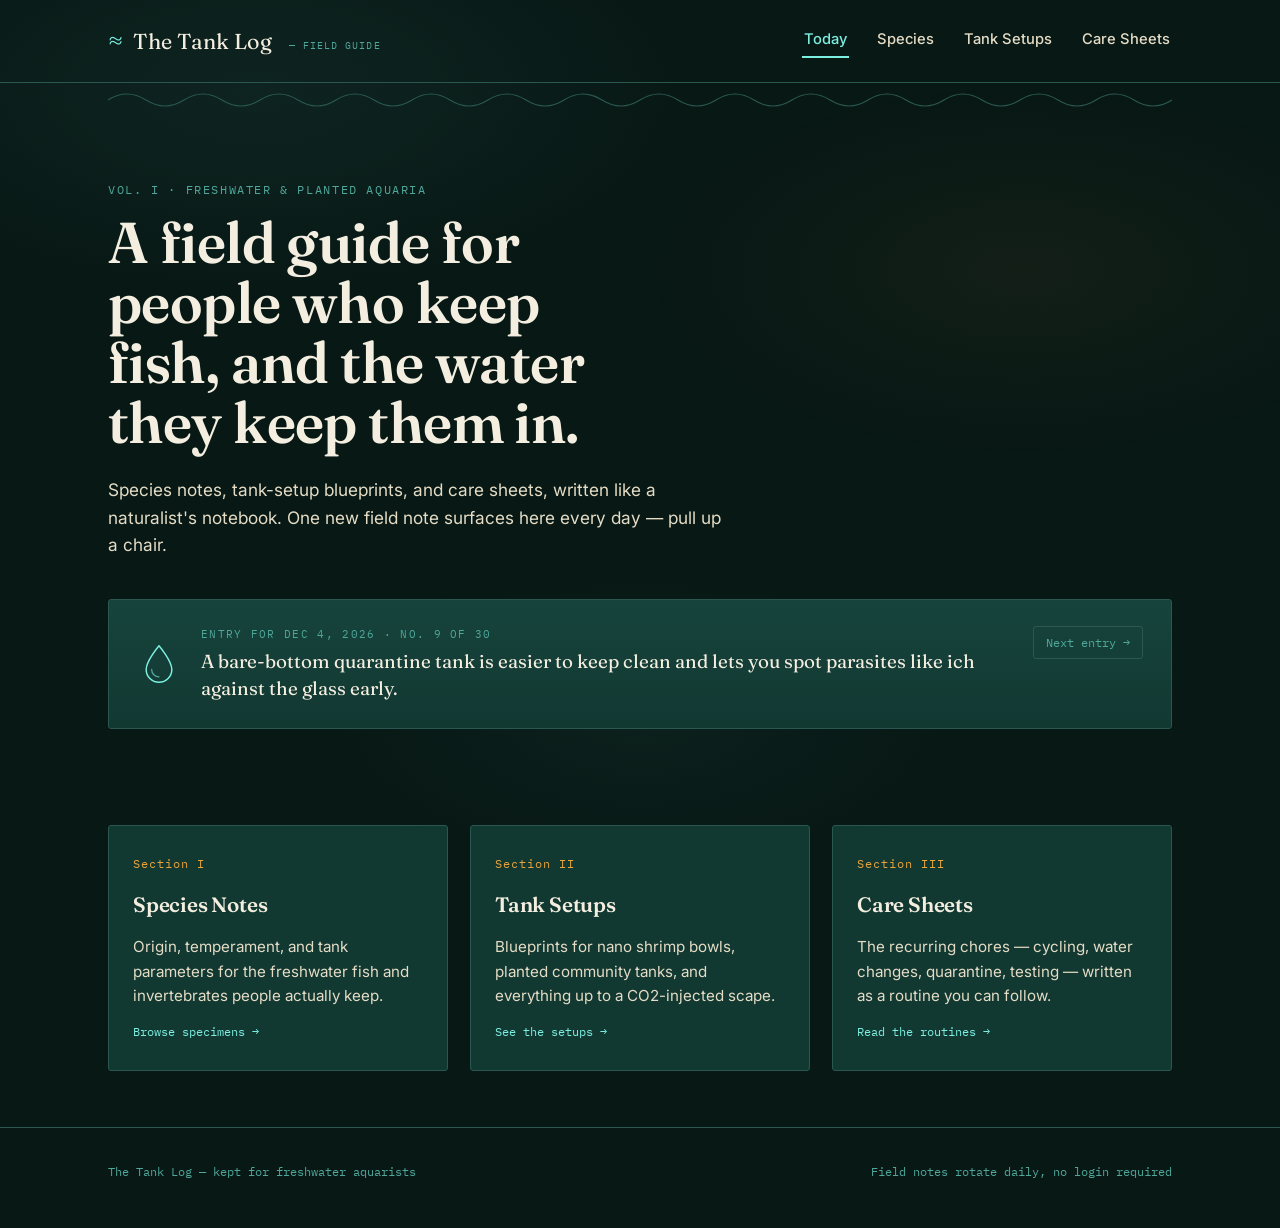
<file: projects/Tank Log/index.html>
<!doctype html>
<html lang="en">
<head>
<meta charset="utf-8">
<meta name="viewport" content="width=device-width, initial-scale=1">
<title>The Tank Log — A Fishkeeping Field Guide</title>
<meta name="description" content="A living reference guide for aquarium keepers: species notes, tank setups, and care sheets, with a new field note every day.">
<link rel="preconnect" href="https://fonts.googleapis.com">
<link rel="preconnect" href="https://fonts.gstatic.com" crossorigin>
<link href="https://fonts.googleapis.com/css2?family=Fraunces:opsz,wght@9..144,400;9..144,600;9..144,700&family=Inter:wght@400;500;600&family=IBM+Plex+Mono:wght@400;500&display=swap" rel="stylesheet">
<link rel="stylesheet" href="style.css">
</head>
<body>

<header class="site">
  <div class="wrap">
    <div class="brand">
      <span class="mark">&#8776;</span> The Tank Log
      <small>&nbsp;— field guide</small>
    </div>
    <nav class="primary">
      <a href="index.html">Today</a>
      <a href="species.html">Species</a>
      <a href="tank-setup.html">Tank Setups</a>
      <a href="care-sheets.html">Care Sheets</a>
    </nav>
  </div>
</header>

<svg class="waterline wrap" viewBox="0 0 1120 34" preserveAspectRatio="none" aria-hidden="true">
  <path d="M0 17 Q 20 5, 40 17 T 80 17 T 120 17 T 160 17 T 200 17 T 240 17 T 280 17 T 320 17 T 360 17 T 400 17 T 440 17 T 480 17 T 520 17 T 560 17 T 600 17 T 640 17 T 680 17 T 720 17 T 760 17 T 800 17 T 840 17 T 880 17 T 920 17 T 960 17 T 1000 17 T 1040 17 T 1080 17 T 1120 17" fill="none" stroke-width="1.2"/>
</svg>

<main class="wrap">

  <section class="hero">
    <div class="eyebrow">Vol. I · Freshwater &amp; Planted Aquaria</div>
    <h1>A field guide for people who keep fish, and the water they keep them in.</h1>
    <p class="lede">Species notes, tank-setup blueprints, and care sheets, written like a naturalist's notebook. One new field note surfaces here every day — pull up a chair.</p>

    <div class="tip-of-day">
      <svg class="tip-icon" viewBox="0 0 48 48" fill="none" aria-hidden="true">
        <path d="M24 4C24 4 10 20.5 10 30a14 14 0 0 0 28 0C38 20.5 24 4 24 4Z" stroke="currentColor" stroke-width="1.6" stroke-linejoin="round"/>
        <path d="M16 30c0 4.5 3.5 8 8 8" stroke="currentColor" stroke-width="1.4" stroke-linecap="round" opacity=".6"/>
      </svg>
      <div>
        <div class="tip-meta" data-tip-meta>Entry for today</div>
        <p class="tip-text" data-tip-text>Loading today's note…</p>
      </div>
      <button class="tip-refresh" data-tip-refresh type="button">Next entry &rarr;</button>
    </div>
  </section>

  <section class="directory" aria-label="Browse the guide">
    <a class="dir-card" href="species.html">
      <div class="num">Section I</div>
      <h3>Species Notes</h3>
      <p>Origin, temperament, and tank parameters for the freshwater fish and invertebrates people actually keep.</p>
      <div class="go">Browse specimens &rarr;</div>
    </a>
    <a class="dir-card" href="tank-setup.html">
      <div class="num">Section II</div>
      <h3>Tank Setups</h3>
      <p>Blueprints for nano shrimp bowls, planted community tanks, and everything up to a CO2-injected scape.</p>
      <div class="go">See the setups &rarr;</div>
    </a>
    <a class="dir-card" href="care-sheets.html">
      <div class="num">Section III</div>
      <h3>Care Sheets</h3>
      <p>The recurring chores — cycling, water changes, quarantine, testing — written as a routine you can follow.</p>
      <div class="go">Read the routines &rarr;</div>
    </a>
  </section>

</main>

<footer class="site">
  <div class="wrap" style="display:flex; justify-content:space-between; width:100%; flex-wrap:wrap; gap:10px;">
    <span>The Tank Log — kept for freshwater aquarists</span>
    <span>Field notes rotate daily, no login required</span>
  </div>
</footer>

<script src="script.js"></script>
</body>
</html>
</file>
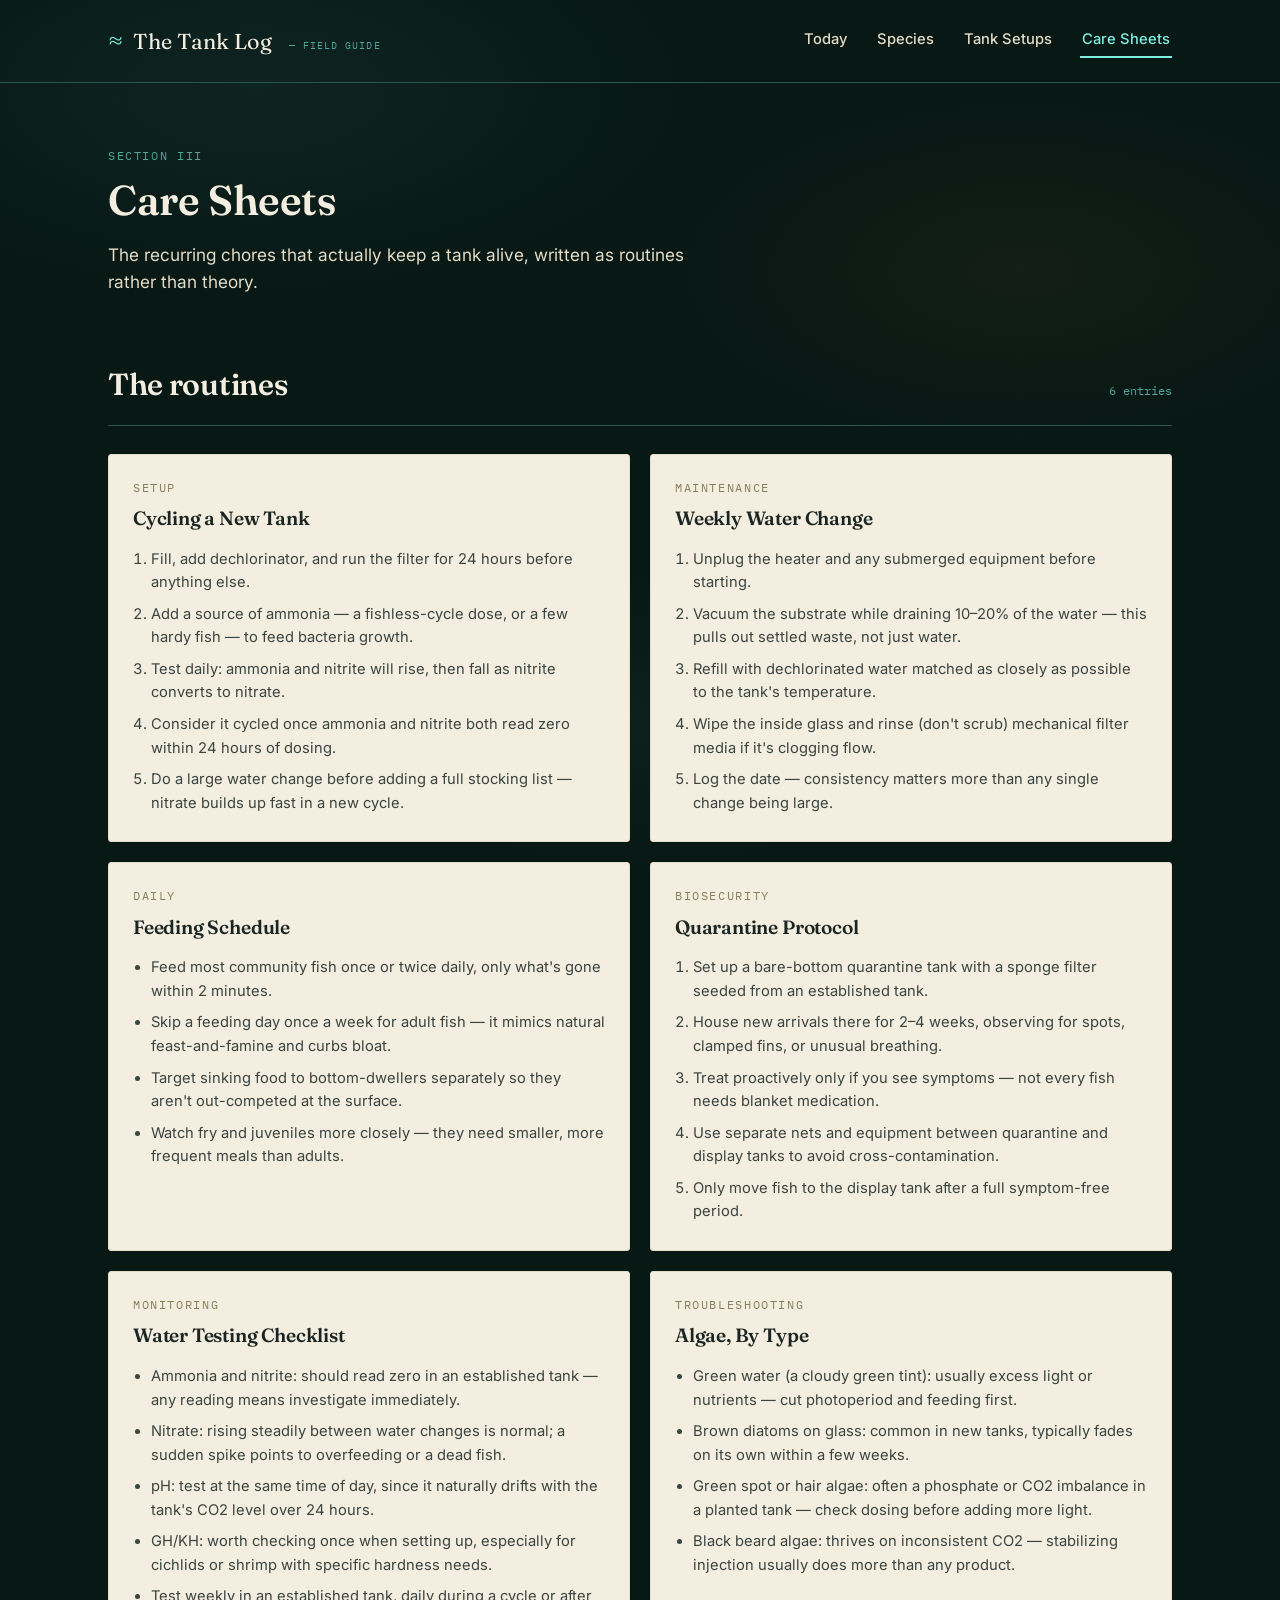
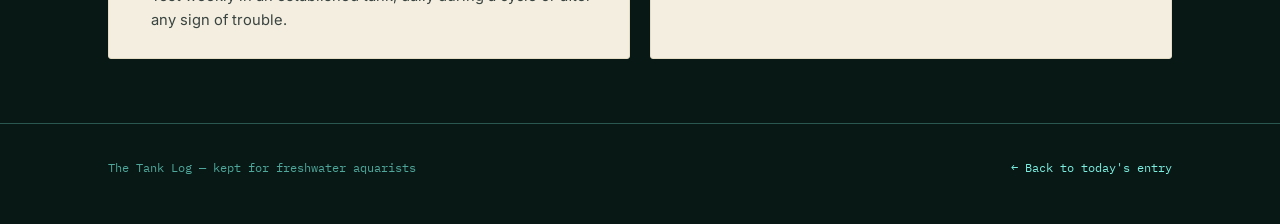
<file: projects/Tank Log/care-sheets.html>
<!doctype html>
<html lang="en">
<head>
<meta charset="utf-8">
<meta name="viewport" content="width=device-width, initial-scale=1">
<title>Care Sheets — The Tank Log</title>
<meta name="description" content="Routines for cycling a tank, weekly water changes, feeding schedules, quarantine, water testing, and algae troubleshooting.">
<link rel="preconnect" href="https://fonts.googleapis.com">
<link rel="preconnect" href="https://fonts.gstatic.com" crossorigin>
<link href="https://fonts.googleapis.com/css2?family=Fraunces:opsz,wght@9..144,400;9..144,600;9..144,700&family=Inter:wght@400;500;600&family=IBM+Plex+Mono:wght@400;500&display=swap" rel="stylesheet">
<link rel="stylesheet" href="style.css">
</head>
<body>

<header class="site">
  <div class="wrap">
    <div class="brand"><span class="mark">&#8776;</span> The Tank Log<small>&nbsp;— field guide</small></div>
    <nav class="primary">
      <a href="index.html">Today</a>
      <a href="species.html">Species</a>
      <a href="tank-setup.html">Tank Setups</a>
      <a href="care-sheets.html">Care Sheets</a>
    </nav>
  </div>
</header>

<main class="wrap">

  <section class="hero" style="padding-bottom:0;">
    <div class="eyebrow">Section III</div>
    <h1 style="font-size:clamp(1.8rem,3.4vw,2.6rem); max-width:22ch;">Care Sheets</h1>
    <p class="lede">The recurring chores that actually keep a tank alive, written as routines rather than theory.</p>
  </section>

  <div class="section-head">
    <h2>The routines</h2>
    <span class="count">6 entries</span>
  </div>

  <div class="sheet-grid">

    <article class="sheet">
      <div class="eyebrow">Setup</div>
      <h3>Cycling a New Tank</h3>
      <ol>
        <li>Fill, add dechlorinator, and run the filter for 24 hours before anything else.</li>
        <li>Add a source of ammonia — a fishless-cycle dose, or a few hardy fish — to feed bacteria growth.</li>
        <li>Test daily: ammonia and nitrite will rise, then fall as nitrite converts to nitrate.</li>
        <li>Consider it cycled once ammonia and nitrite both read zero within 24 hours of dosing.</li>
        <li>Do a large water change before adding a full stocking list — nitrate builds up fast in a new cycle.</li>
      </ol>
    </article>

    <article class="sheet">
      <div class="eyebrow">Maintenance</div>
      <h3>Weekly Water Change</h3>
      <ol>
        <li>Unplug the heater and any submerged equipment before starting.</li>
        <li>Vacuum the substrate while draining 10–20% of the water — this pulls out settled waste, not just water.</li>
        <li>Refill with dechlorinated water matched as closely as possible to the tank's temperature.</li>
        <li>Wipe the inside glass and rinse (don't scrub) mechanical filter media if it's clogging flow.</li>
        <li>Log the date — consistency matters more than any single change being large.</li>
      </ol>
    </article>

    <article class="sheet">
      <div class="eyebrow">Daily</div>
      <h3>Feeding Schedule</h3>
      <ul>
        <li>Feed most community fish once or twice daily, only what's gone within 2 minutes.</li>
        <li>Skip a feeding day once a week for adult fish — it mimics natural feast-and-famine and curbs bloat.</li>
        <li>Target sinking food to bottom-dwellers separately so they aren't out-competed at the surface.</li>
        <li>Watch fry and juveniles more closely — they need smaller, more frequent meals than adults.</li>
      </ul>
    </article>

    <article class="sheet">
      <div class="eyebrow">Biosecurity</div>
      <h3>Quarantine Protocol</h3>
      <ol>
        <li>Set up a bare-bottom quarantine tank with a sponge filter seeded from an established tank.</li>
        <li>House new arrivals there for 2–4 weeks, observing for spots, clamped fins, or unusual breathing.</li>
        <li>Treat proactively only if you see symptoms — not every fish needs blanket medication.</li>
        <li>Use separate nets and equipment between quarantine and display tanks to avoid cross-contamination.</li>
        <li>Only move fish to the display tank after a full symptom-free period.</li>
      </ol>
    </article>

    <article class="sheet">
      <div class="eyebrow">Monitoring</div>
      <h3>Water Testing Checklist</h3>
      <ul>
        <li>Ammonia and nitrite: should read zero in an established tank — any reading means investigate immediately.</li>
        <li>Nitrate: rising steadily between water changes is normal; a sudden spike points to overfeeding or a dead fish.</li>
        <li>pH: test at the same time of day, since it naturally drifts with the tank's CO2 level over 24 hours.</li>
        <li>GH/KH: worth checking once when setting up, especially for cichlids or shrimp with specific hardness needs.</li>
        <li>Test weekly in an established tank, daily during a cycle or after any sign of trouble.</li>
      </ul>
    </article>

    <article class="sheet">
      <div class="eyebrow">Troubleshooting</div>
      <h3>Algae, By Type</h3>
      <ul>
        <li>Green water (a cloudy green tint): usually excess light or nutrients — cut photoperiod and feeding first.</li>
        <li>Brown diatoms on glass: common in new tanks, typically fades on its own within a few weeks.</li>
        <li>Green spot or hair algae: often a phosphate or CO2 imbalance in a planted tank — check dosing before adding more light.</li>
        <li>Black beard algae: thrives on inconsistent CO2 — stabilizing injection usually does more than any product.</li>
      </ul>
    </article>

  </div>

</main>

<footer class="site">
  <div class="wrap" style="display:flex; justify-content:space-between; width:100%; flex-wrap:wrap; gap:10px;">
    <span>The Tank Log — kept for freshwater aquarists</span>
    <span><a href="index.html">&larr; Back to today's entry</a></span>
  </div>
</footer>

<script src="script.js"></script>
</body>
</html>
</file>
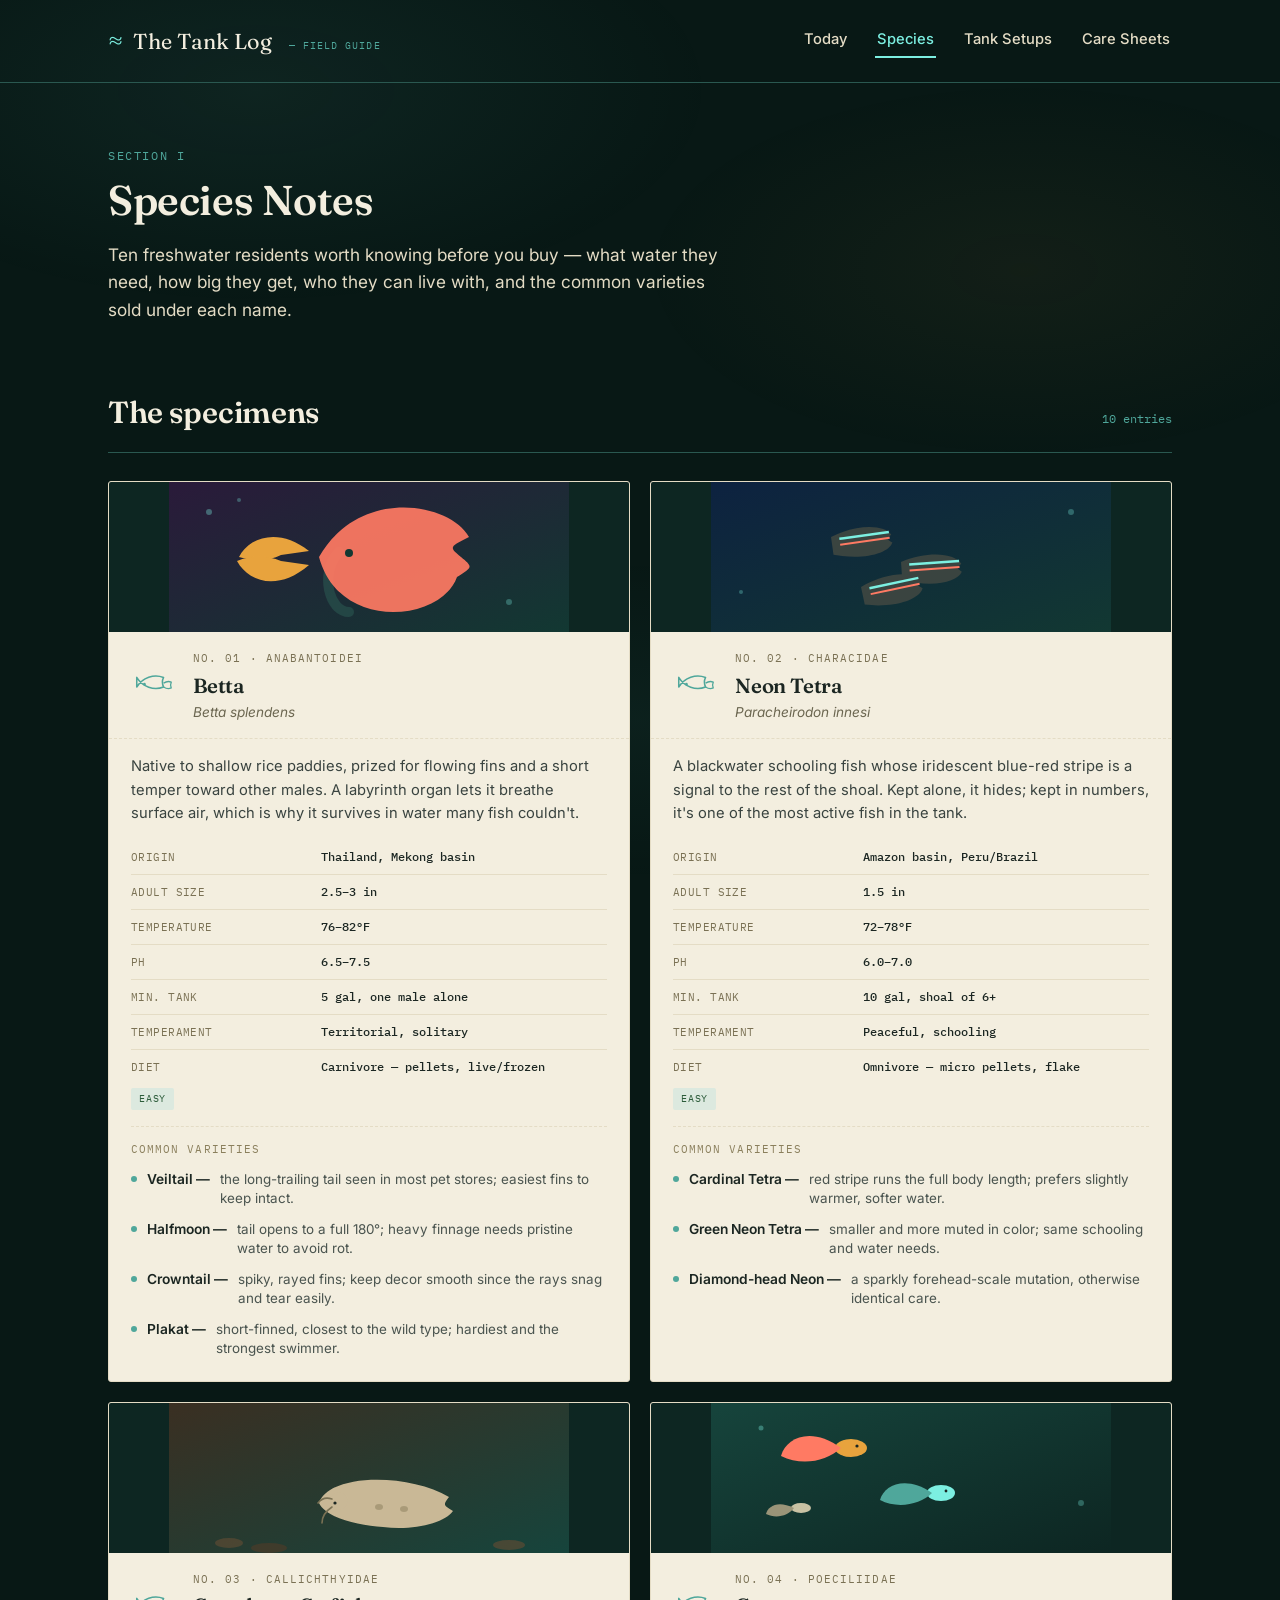
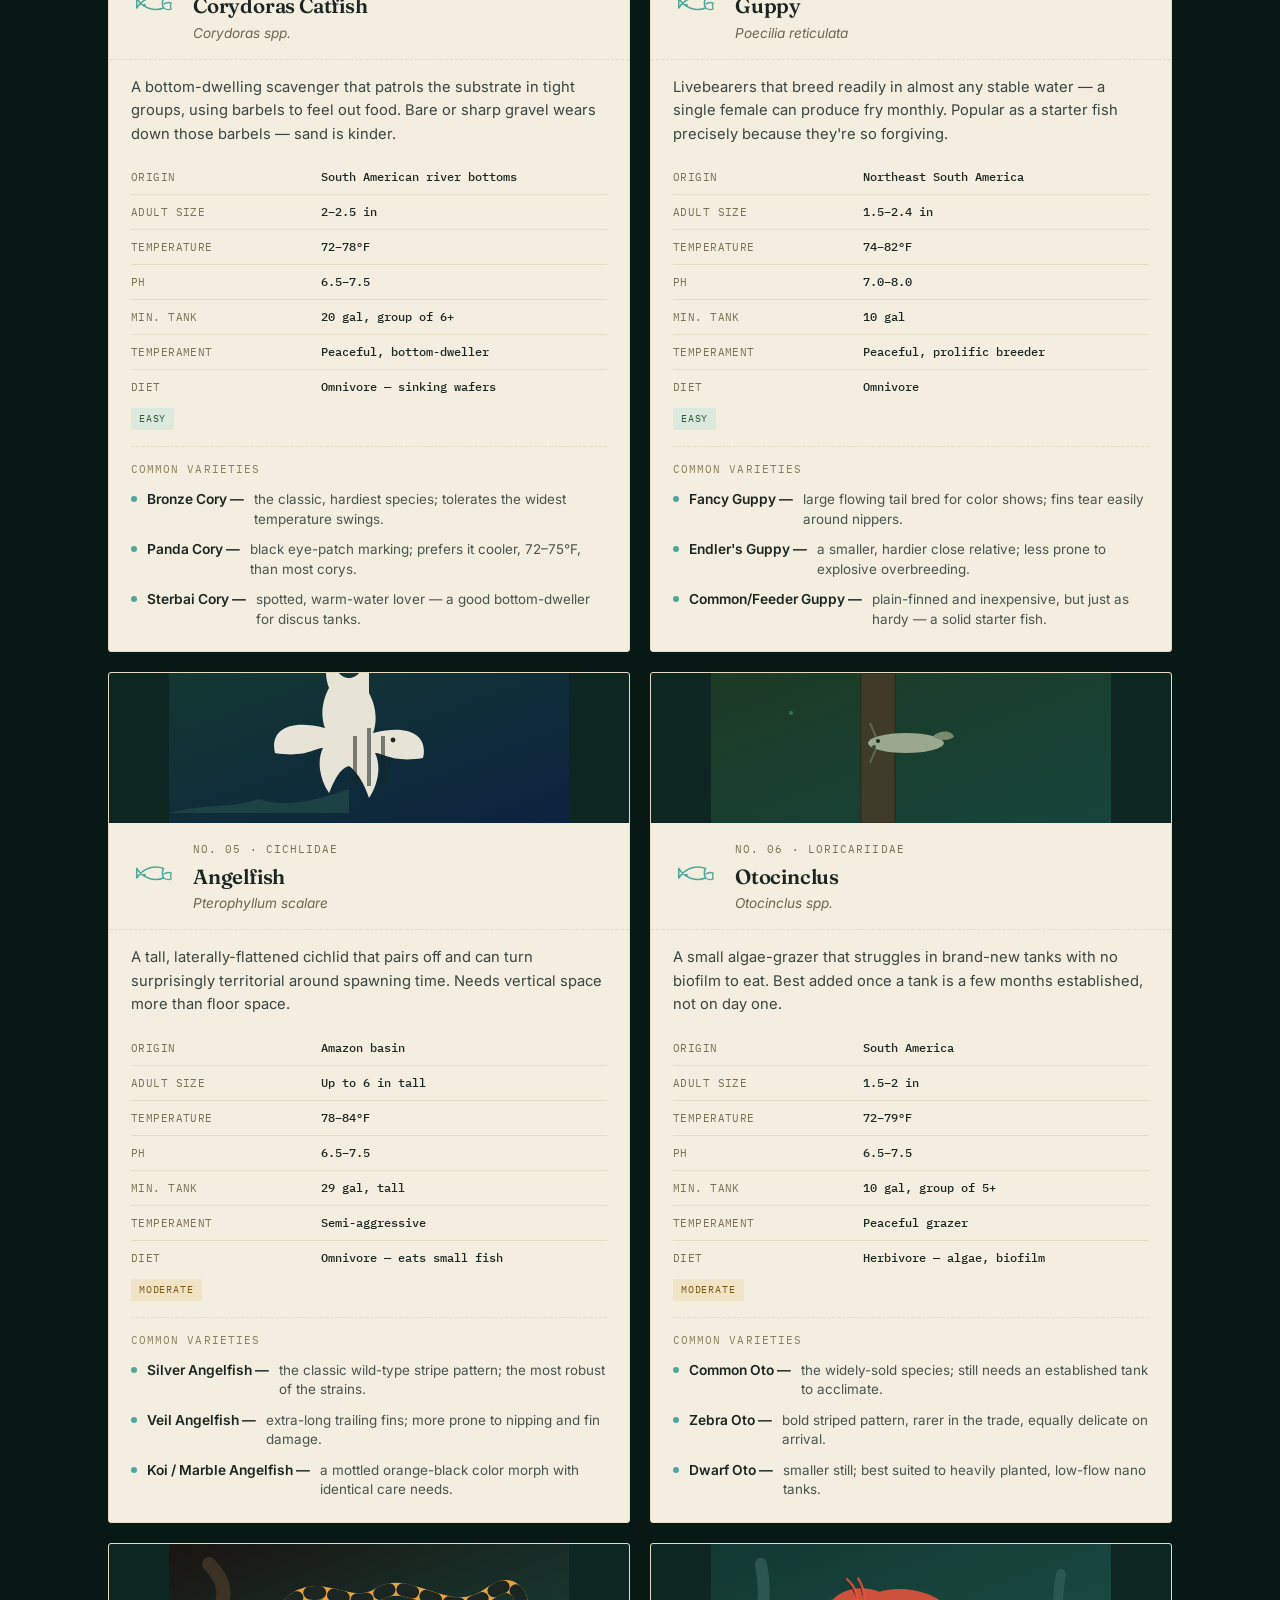
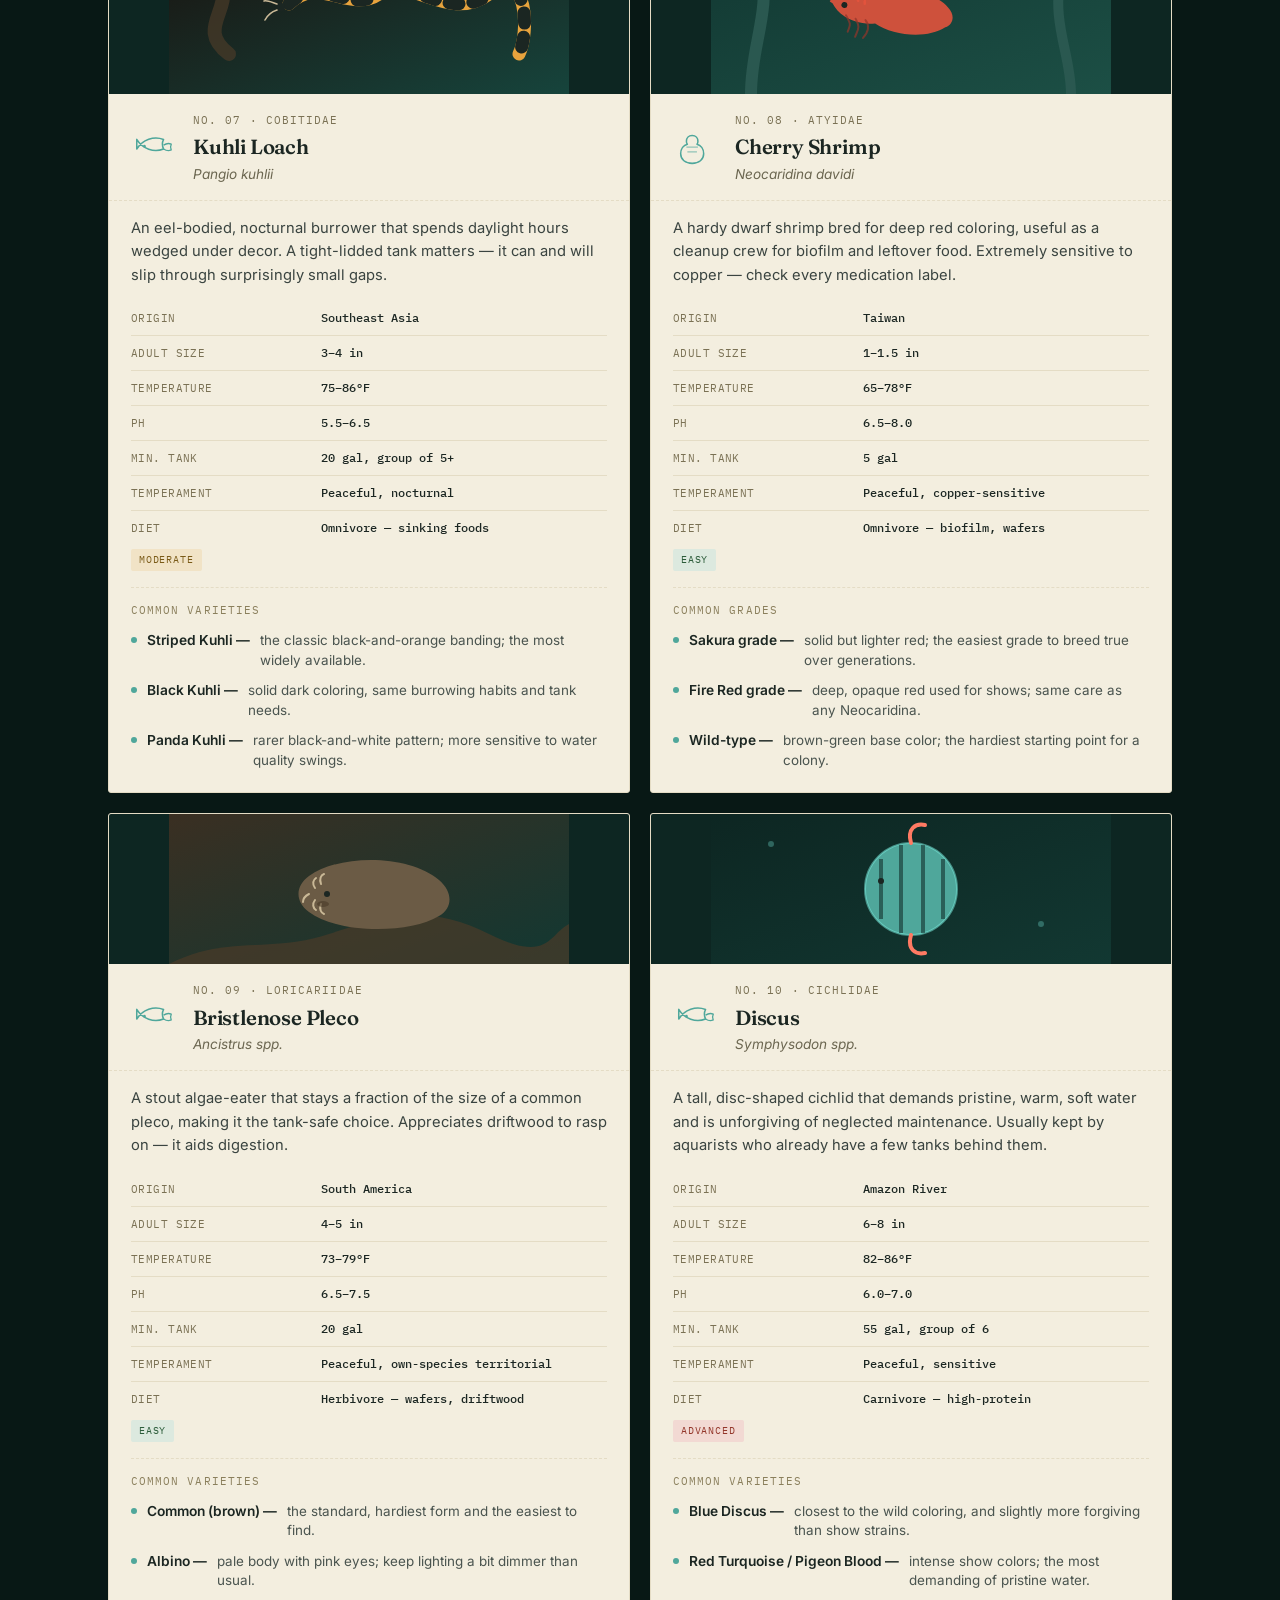
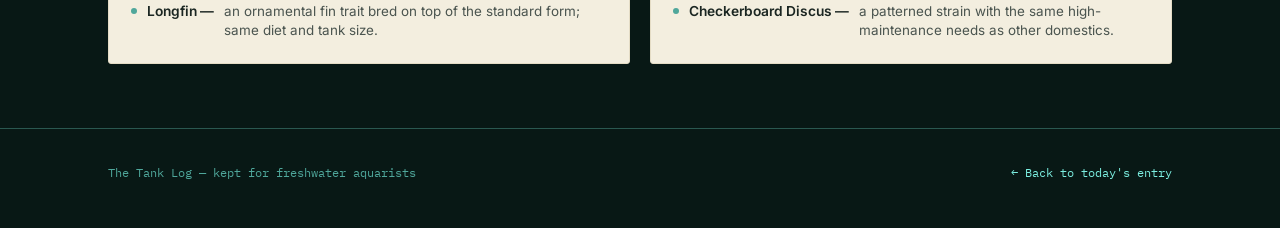
<file: projects/Tank Log/species.html>
<!doctype html>
<html lang="en">
<head>
<meta charset="utf-8">
<meta name="viewport" content="width=device-width, initial-scale=1">
<title>Species Notes — The Tank Log</title>
<meta name="description" content="Care parameters for common freshwater aquarium fish and invertebrates: temperature, pH, tank size, temperament, diet, and the popular varieties of each.">
<link rel="preconnect" href="https://fonts.googleapis.com">
<link rel="preconnect" href="https://fonts.gstatic.com" crossorigin>
<link href="https://fonts.googleapis.com/css2?family=Fraunces:opsz,wght@9..144,400;9..144,600;9..144,700&family=Inter:wght@400;500;600&family=IBM+Plex+Mono:wght@400;500&display=swap" rel="stylesheet">
<link rel="stylesheet" href="style.css">
</head>
<body>

<header class="site">
  <div class="wrap">
    <div class="brand"><span class="mark">&#8776;</span> The Tank Log<small>&nbsp;— field guide</small></div>
    <nav class="primary">
      <a href="index.html">Today</a>
      <a href="species.html">Species</a>
      <a href="tank-setup.html">Tank Setups</a>
      <a href="care-sheets.html">Care Sheets</a>
    </nav>
  </div>
</header>

<main class="wrap">

  <section class="hero" style="padding-bottom:0;">
    <div class="eyebrow">Section I</div>
    <h1 style="font-size:clamp(1.8rem,3.4vw,2.6rem); max-width:22ch;">Species Notes</h1>
    <p class="lede">Ten freshwater residents worth knowing before you buy — what water they need, how big they get, who they can live with, and the common varieties sold under each name.</p>
  </section>

  <div class="section-head">
    <h2>The specimens</h2>
    <span class="count">10 entries</span>
  </div>

  <div class="specimen-grid">

    <!-- 01 BETTA -->
    <article class="specimen">
      <div class="specimen-photo">
        <svg viewBox="0 0 400 150" xmlns="http://www.w3.org/2000/svg">
          <defs><linearGradient id="g1" x1="0" y1="0" x2="1" y2="1">
            <stop offset="0" stop-color="#2a1a3a"/><stop offset="1" stop-color="#123832"/>
          </linearGradient></defs>
          <rect width="400" height="150" fill="url(#g1)"/>
          <circle cx="40" cy="30" r="3" fill="#7CEFE1" opacity=".35"/>
          <circle cx="70" cy="18" r="2" fill="#7CEFE1" opacity=".3"/>
          <circle cx="340" cy="120" r="3" fill="#7CEFE1" opacity=".3"/>
          <path d="M180 130c-20 0-30-40-10-60" stroke="#2a5850" stroke-width="10" fill="none" stroke-linecap="round" opacity=".6"/>
          <g transform="translate(150,75)">
            <path d="M0 0c40-70 130-55 150-20-20 10-20 10-8 20 12 10 12 10-4 20-16 45-118 55-138 -20Z" fill="#FF7A63" opacity=".92"/>
            <path d="M-10 -6C-40 -30 -70 -20 -80 0c14 4 30 4 42 -2Z" fill="#E8A33D"/>
            <path d="M-10 8C-40 34 -70 26 -82 4c14 -6 30 -6 44 0Z" fill="#E8A33D"/>
            <ellipse cx="30" cy="-4" rx="4" ry="4" fill="#123832"/>
          </g>
        </svg>
      </div>
      <div class="specimen-top">
        <svg class="icon" viewBox="0 0 48 48" fill="none"><path d="M6 24c6-10 18-14 28-10-2 4-2 6 0 10-10 4-22 0-28-10Z" stroke="currentColor" stroke-width="1.6" stroke-linejoin="round"/><path d="M34 20c3-2 6-2 8-1-1 2-1 4 0 6-2 1-5 1-8-1" stroke="currentColor" stroke-width="1.4" stroke-linejoin="round"/><circle cx="14" cy="21" r="1.4" fill="currentColor"/></svg>
        <div>
          <div class="catalog">No. 01 · Anabantoidei</div>
          <h3>Betta</h3>
          <div class="latin">Betta splendens</div>
        </div>
      </div>
      <div class="specimen-body">
        <p>Native to shallow rice paddies, prized for flowing fins and a short temper toward other males. A labyrinth organ lets it breathe surface air, which is why it survives in water many fish couldn't.</p>
        <table class="spec-table">
          <tr><td class="k">Origin</td><td class="v">Thailand, Mekong basin</td></tr>
          <tr><td class="k">Adult size</td><td class="v">2.5–3 in</td></tr>
          <tr><td class="k">Temperature</td><td class="v">76–82°F</td></tr>
          <tr><td class="k">pH</td><td class="v">6.5–7.5</td></tr>
          <tr><td class="k">Min. tank</td><td class="v">5 gal, one male alone</td></tr>
          <tr><td class="k">Temperament</td><td class="v">Territorial, solitary</td></tr>
          <tr><td class="k">Diet</td><td class="v">Carnivore — pellets, live/frozen</td></tr>
        </table>
        <span class="badge easy">Easy</span>
        <div class="varieties">
          <span class="v-label">Common varieties</span>
          <div class="variety-row"><span class="v-dot"></span><span class="v-name">Veiltail —</span><span class="v-note">the long-trailing tail seen in most pet stores; easiest fins to keep intact.</span></div>
          <div class="variety-row"><span class="v-dot"></span><span class="v-name">Halfmoon —</span><span class="v-note">tail opens to a full 180°; heavy finnage needs pristine water to avoid rot.</span></div>
          <div class="variety-row"><span class="v-dot"></span><span class="v-name">Crowntail —</span><span class="v-note">spiky, rayed fins; keep decor smooth since the rays snag and tear easily.</span></div>
          <div class="variety-row"><span class="v-dot"></span><span class="v-name">Plakat —</span><span class="v-note">short-finned, closest to the wild type; hardiest and the strongest swimmer.</span></div>
        </div>
      </div>
    </article>

    <!-- 02 NEON TETRA -->
    <article class="specimen">
      <div class="specimen-photo">
        <svg viewBox="0 0 400 150" xmlns="http://www.w3.org/2000/svg">
          <defs><linearGradient id="g2" x1="0" y1="0" x2="1" y2="1">
            <stop offset="0" stop-color="#0d2240"/><stop offset="1" stop-color="#123832"/>
          </linearGradient></defs>
          <rect width="400" height="150" fill="url(#g2)"/>
          <circle cx="360" cy="30" r="3" fill="#7CEFE1" opacity=".3"/>
          <circle cx="30" cy="110" r="2" fill="#7CEFE1" opacity=".3"/>
          <g transform="translate(120,55) rotate(-8)"><path d="M0 0c30-10 55-4 60 6-5 4-5 4 0 8-5 10-30 14-60 4Z" fill="#3a4440"/><path d="M8 3h50" stroke="#7CEFE1" stroke-width="2.5"/><path d="M8 9h50" stroke="#FF7A63" stroke-width="2"/></g>
          <g transform="translate(190,80) rotate(-4)"><path d="M0 0c30-10 55-4 60 6-5 4-5 4 0 8-5 10-30 14-60 4Z" fill="#3a4440"/><path d="M8 3h50" stroke="#7CEFE1" stroke-width="2.5"/><path d="M8 9h50" stroke="#FF7A63" stroke-width="2"/></g>
          <g transform="translate(150,105) rotate(-12)"><path d="M0 0c30-10 55-4 60 6-5 4-5 4 0 8-5 10-30 14-60 4Z" fill="#3a4440"/><path d="M8 3h50" stroke="#7CEFE1" stroke-width="2.5"/><path d="M8 9h50" stroke="#FF7A63" stroke-width="2"/></g>
        </svg>
      </div>
      <div class="specimen-top">
        <svg class="icon" viewBox="0 0 48 48" fill="none"><path d="M6 24c6-10 18-14 28-10-2 4-2 6 0 10-10 4-22 0-28-10Z" stroke="currentColor" stroke-width="1.6" stroke-linejoin="round"/><path d="M34 20c3-2 6-2 8-1-1 2-1 4 0 6-2 1-5 1-8-1" stroke="currentColor" stroke-width="1.4" stroke-linejoin="round"/><circle cx="14" cy="21" r="1.4" fill="currentColor"/></svg>
        <div>
          <div class="catalog">No. 02 · Characidae</div>
          <h3>Neon Tetra</h3>
          <div class="latin">Paracheirodon innesi</div>
        </div>
      </div>
      <div class="specimen-body">
        <p>A blackwater schooling fish whose iridescent blue-red stripe is a signal to the rest of the shoal. Kept alone, it hides; kept in numbers, it's one of the most active fish in the tank.</p>
        <table class="spec-table">
          <tr><td class="k">Origin</td><td class="v">Amazon basin, Peru/Brazil</td></tr>
          <tr><td class="k">Adult size</td><td class="v">1.5 in</td></tr>
          <tr><td class="k">Temperature</td><td class="v">72–78°F</td></tr>
          <tr><td class="k">pH</td><td class="v">6.0–7.0</td></tr>
          <tr><td class="k">Min. tank</td><td class="v">10 gal, shoal of 6+</td></tr>
          <tr><td class="k">Temperament</td><td class="v">Peaceful, schooling</td></tr>
          <tr><td class="k">Diet</td><td class="v">Omnivore — micro pellets, flake</td></tr>
        </table>
        <span class="badge easy">Easy</span>
        <div class="varieties">
          <span class="v-label">Common varieties</span>
          <div class="variety-row"><span class="v-dot"></span><span class="v-name">Cardinal Tetra —</span><span class="v-note">red stripe runs the full body length; prefers slightly warmer, softer water.</span></div>
          <div class="variety-row"><span class="v-dot"></span><span class="v-name">Green Neon Tetra —</span><span class="v-note">smaller and more muted in color; same schooling and water needs.</span></div>
          <div class="variety-row"><span class="v-dot"></span><span class="v-name">Diamond-head Neon —</span><span class="v-note">a sparkly forehead-scale mutation, otherwise identical care.</span></div>
        </div>
      </div>
    </article>

    <!-- 03 CORYDORAS -->
    <article class="specimen">
      <div class="specimen-photo">
        <svg viewBox="0 0 400 150" xmlns="http://www.w3.org/2000/svg">
          <defs><linearGradient id="g3" x1="0" y1="0" x2="1" y2="1">
            <stop offset="0" stop-color="#3a2f22"/><stop offset="1" stop-color="#16443c"/>
          </linearGradient></defs>
          <rect width="400" height="150" fill="url(#g3)"/>
          <ellipse cx="60" cy="140" rx="14" ry="5" fill="#5c4a34" opacity=".7"/>
          <ellipse cx="100" cy="145" rx="18" ry="5" fill="#4a3b29" opacity=".7"/>
          <ellipse cx="340" cy="142" rx="16" ry="5" fill="#5c4a34" opacity=".7"/>
          <g transform="translate(150,90)">
            <path d="M0 10c10-30 90-30 130-6-6 8-6 8 4 14-8 12-40 20-70 16C40 32 8 26 0 10Z" fill="#C9B896"/>
            <circle cx="20" cy="8" r="9" fill="#C9B896"/>
            <circle cx="16" cy="10" r="1.6" fill="#1B2622"/>
            <path d="M13 14c-6 4-10 10-10 16" stroke="#7a7154" stroke-width="1.6" fill="none" stroke-linecap="round"/>
            <path d="M13 6c-6 -2-11 0-14 4" stroke="#7a7154" stroke-width="1.6" fill="none" stroke-linecap="round"/>
            <ellipse cx="60" cy="14" rx="4" ry="3" fill="#8a7f5c" opacity=".5"/>
            <ellipse cx="85" cy="16" rx="4" ry="3" fill="#8a7f5c" opacity=".5"/>
          </g>
        </svg>
      </div>
      <div class="specimen-top">
        <svg class="icon" viewBox="0 0 48 48" fill="none"><path d="M6 24c6-10 18-14 28-10-2 4-2 6 0 10-10 4-22 0-28-10Z" stroke="currentColor" stroke-width="1.6" stroke-linejoin="round"/><path d="M34 20c3-2 6-2 8-1-1 2-1 4 0 6-2 1-5 1-8-1" stroke="currentColor" stroke-width="1.4" stroke-linejoin="round"/><circle cx="14" cy="21" r="1.4" fill="currentColor"/></svg>
        <div>
          <div class="catalog">No. 03 · Callichthyidae</div>
          <h3>Corydoras Catfish</h3>
          <div class="latin">Corydoras spp.</div>
        </div>
      </div>
      <div class="specimen-body">
        <p>A bottom-dwelling scavenger that patrols the substrate in tight groups, using barbels to feel out food. Bare or sharp gravel wears down those barbels — sand is kinder.</p>
        <table class="spec-table">
          <tr><td class="k">Origin</td><td class="v">South American river bottoms</td></tr>
          <tr><td class="k">Adult size</td><td class="v">2–2.5 in</td></tr>
          <tr><td class="k">Temperature</td><td class="v">72–78°F</td></tr>
          <tr><td class="k">pH</td><td class="v">6.5–7.5</td></tr>
          <tr><td class="k">Min. tank</td><td class="v">20 gal, group of 6+</td></tr>
          <tr><td class="k">Temperament</td><td class="v">Peaceful, bottom-dweller</td></tr>
          <tr><td class="k">Diet</td><td class="v">Omnivore — sinking wafers</td></tr>
        </table>
        <span class="badge easy">Easy</span>
        <div class="varieties">
          <span class="v-label">Common varieties</span>
          <div class="variety-row"><span class="v-dot"></span><span class="v-name">Bronze Cory —</span><span class="v-note">the classic, hardiest species; tolerates the widest temperature swings.</span></div>
          <div class="variety-row"><span class="v-dot"></span><span class="v-name">Panda Cory —</span><span class="v-note">black eye-patch marking; prefers it cooler, 72–75°F, than most corys.</span></div>
          <div class="variety-row"><span class="v-dot"></span><span class="v-name">Sterbai Cory —</span><span class="v-note">spotted, warm-water lover — a good bottom-dweller for discus tanks.</span></div>
        </div>
      </div>
    </article>

    <!-- 04 GUPPY -->
    <article class="specimen">
      <div class="specimen-photo">
        <svg viewBox="0 0 400 150" xmlns="http://www.w3.org/2000/svg">
          <defs><linearGradient id="g4" x1="0" y1="0" x2="1" y2="1">
            <stop offset="0" stop-color="#16443c"/><stop offset="1" stop-color="#0d2622"/>
          </linearGradient></defs>
          <rect width="400" height="150" fill="url(#g4)"/>
          <circle cx="50" cy="25" r="2.5" fill="#7CEFE1" opacity=".35"/>
          <circle cx="370" cy="100" r="3" fill="#7CEFE1" opacity=".3"/>
          <g transform="translate(140,45)">
            <ellipse cx="0" cy="0" rx="16" ry="9" fill="#E8A33D"/>
            <path d="M-10 0c-30 -22 -55 -10 -60 8 20 10 45 6 60 -8Z" fill="#FF7A63"/>
            <circle cx="6" cy="-2" r="1.6" fill="#1B2622"/>
          </g>
          <g transform="translate(230,90)">
            <ellipse cx="0" cy="0" rx="14" ry="8" fill="#7CEFE1"/>
            <path d="M-9 0c-26 -18 -48 -8 -52 7 17 9 40 5 52 -7Z" fill="#4FA79B"/>
            <circle cx="5" cy="-2" r="1.4" fill="#1B2622"/>
          </g>
          <g transform="translate(90,105)">
            <ellipse cx="0" cy="0" rx="10" ry="5" fill="#c8c2a4"/>
            <path d="M-7 0c-16 -8 -26 -2 -28 6 10 5 22 2 28 -6Z" fill="#9a9478"/>
          </g>
        </svg>
      </div>
      <div class="specimen-top">
        <svg class="icon" viewBox="0 0 48 48" fill="none"><path d="M6 24c6-10 18-14 28-10-2 4-2 6 0 10-10 4-22 0-28-10Z" stroke="currentColor" stroke-width="1.6" stroke-linejoin="round"/><path d="M34 20c3-2 6-2 8-1-1 2-1 4 0 6-2 1-5 1-8-1" stroke="currentColor" stroke-width="1.4" stroke-linejoin="round"/><circle cx="14" cy="21" r="1.4" fill="currentColor"/></svg>
        <div>
          <div class="catalog">No. 04 · Poeciliidae</div>
          <h3>Guppy</h3>
          <div class="latin">Poecilia reticulata</div>
        </div>
      </div>
      <div class="specimen-body">
        <p>Livebearers that breed readily in almost any stable water — a single female can produce fry monthly. Popular as a starter fish precisely because they're so forgiving.</p>
        <table class="spec-table">
          <tr><td class="k">Origin</td><td class="v">Northeast South America</td></tr>
          <tr><td class="k">Adult size</td><td class="v">1.5–2.4 in</td></tr>
          <tr><td class="k">Temperature</td><td class="v">74–82°F</td></tr>
          <tr><td class="k">pH</td><td class="v">7.0–8.0</td></tr>
          <tr><td class="k">Min. tank</td><td class="v">10 gal</td></tr>
          <tr><td class="k">Temperament</td><td class="v">Peaceful, prolific breeder</td></tr>
          <tr><td class="k">Diet</td><td class="v">Omnivore</td></tr>
        </table>
        <span class="badge easy">Easy</span>
        <div class="varieties">
          <span class="v-label">Common varieties</span>
          <div class="variety-row"><span class="v-dot"></span><span class="v-name">Fancy Guppy —</span><span class="v-note">large flowing tail bred for color shows; fins tear easily around nippers.</span></div>
          <div class="variety-row"><span class="v-dot"></span><span class="v-name">Endler's Guppy —</span><span class="v-note">a smaller, hardier close relative; less prone to explosive overbreeding.</span></div>
          <div class="variety-row"><span class="v-dot"></span><span class="v-name">Common/Feeder Guppy —</span><span class="v-note">plain-finned and inexpensive, but just as hardy — a solid starter fish.</span></div>
        </div>
      </div>
    </article>

    <!-- 05 ANGELFISH -->
    <article class="specimen">
      <div class="specimen-photo">
        <svg viewBox="0 0 400 150" xmlns="http://www.w3.org/2000/svg">
          <defs><linearGradient id="g5" x1="0" y1="0" x2="1" y2="1">
            <stop offset="0" stop-color="#123832"/><stop offset="1" stop-color="#0d2240"/>
          </linearGradient></defs>
          <rect width="400" height="150" fill="url(#g5)"/>
          <path d="M0 140c40-10 60-4 90-14 30 10 60 0 90-10v24H0Z" fill="#2a5850" opacity=".5"/>
          <g transform="translate(200,75)">
            <path d="M0 -55c8 15 8 30 4 40 40 -10 55 5 50 25 -30 5 -40 -5 -48 -5 6 12 4 30 -6 45 -6 -18 -14 -28 -20 -32C-28 20 -34 30 -40 45 -50 30 -52 12 -46 0c-8 0 -18 10 -48 5 -5 -20 10 -35 50 -25 -4 -10 -4 -25 4 -40 -4 -10 -4 -22 0 -30 6 12 12 20 20 20s14 -8 20 -20Z" fill="#F3EEDF" opacity=".95"/>
            <path d="M-14 -12v50M0 -20v58M14 -12v50" stroke="#1B2622" stroke-width="4" opacity=".55"/>
            <circle cx="24" cy="-8" r="2.4" fill="#1B2622"/>
          </g>
        </svg>
      </div>
      <div class="specimen-top">
        <svg class="icon" viewBox="0 0 48 48" fill="none"><path d="M6 24c6-10 18-14 28-10-2 4-2 6 0 10-10 4-22 0-28-10Z" stroke="currentColor" stroke-width="1.6" stroke-linejoin="round"/><path d="M34 20c3-2 6-2 8-1-1 2-1 4 0 6-2 1-5 1-8-1" stroke="currentColor" stroke-width="1.4" stroke-linejoin="round"/><circle cx="14" cy="21" r="1.4" fill="currentColor"/></svg>
        <div>
          <div class="catalog">No. 05 · Cichlidae</div>
          <h3>Angelfish</h3>
          <div class="latin">Pterophyllum scalare</div>
        </div>
      </div>
      <div class="specimen-body">
        <p>A tall, laterally-flattened cichlid that pairs off and can turn surprisingly territorial around spawning time. Needs vertical space more than floor space.</p>
        <table class="spec-table">
          <tr><td class="k">Origin</td><td class="v">Amazon basin</td></tr>
          <tr><td class="k">Adult size</td><td class="v">Up to 6 in tall</td></tr>
          <tr><td class="k">Temperature</td><td class="v">78–84°F</td></tr>
          <tr><td class="k">pH</td><td class="v">6.5–7.5</td></tr>
          <tr><td class="k">Min. tank</td><td class="v">29 gal, tall</td></tr>
          <tr><td class="k">Temperament</td><td class="v">Semi-aggressive</td></tr>
          <tr><td class="k">Diet</td><td class="v">Omnivore — eats small fish</td></tr>
        </table>
        <span class="badge moderate">Moderate</span>
        <div class="varieties">
          <span class="v-label">Common varieties</span>
          <div class="variety-row"><span class="v-dot"></span><span class="v-name">Silver Angelfish —</span><span class="v-note">the classic wild-type stripe pattern; the most robust of the strains.</span></div>
          <div class="variety-row"><span class="v-dot"></span><span class="v-name">Veil Angelfish —</span><span class="v-note">extra-long trailing fins; more prone to nipping and fin damage.</span></div>
          <div class="variety-row"><span class="v-dot"></span><span class="v-name">Koi / Marble Angelfish —</span><span class="v-note">a mottled orange-black color morph with identical care needs.</span></div>
        </div>
      </div>
    </article>

    <!-- 06 OTOCINCLUS -->
    <article class="specimen">
      <div class="specimen-photo">
        <svg viewBox="0 0 400 150" xmlns="http://www.w3.org/2000/svg">
          <defs><linearGradient id="g6" x1="0" y1="0" x2="1" y2="1">
            <stop offset="0" stop-color="#1c3a24"/><stop offset="1" stop-color="#16443c"/>
          </linearGradient></defs>
          <rect width="400" height="150" fill="url(#g6)"/>
          <rect x="150" y="0" width="34" height="150" fill="#4a3b29" opacity=".8"/>
          <rect x="150" y="0" width="34" height="150" fill="none" stroke="#2e2416" stroke-width="2" opacity=".5"/>
          <g transform="translate(195,70)">
            <ellipse cx="0" cy="0" rx="38" ry="10" fill="#9aa88e"/>
            <path d="M-30 -6l-6 -14M-30 6l-6 14" stroke="#5c6650" stroke-width="2"/>
            <path d="M28 -8c10 -6 18 -4 20 2 -6 4 -14 4 -20 0Z" fill="#7a8a6e"/>
            <circle cx="-28" cy="-2" r="2" fill="#1B2622"/>
            <circle cx="-32" cy="4" r="2" fill="#3a4b34"/>
          </g>
          <circle cx="80" cy="40" r="2" fill="#7CEFE1" opacity=".3"/>
        </svg>
      </div>
      <div class="specimen-top">
        <svg class="icon" viewBox="0 0 48 48" fill="none"><path d="M6 24c6-10 18-14 28-10-2 4-2 6 0 10-10 4-22 0-28-10Z" stroke="currentColor" stroke-width="1.6" stroke-linejoin="round"/><path d="M34 20c3-2 6-2 8-1-1 2-1 4 0 6-2 1-5 1-8-1" stroke="currentColor" stroke-width="1.4" stroke-linejoin="round"/><circle cx="14" cy="21" r="1.4" fill="currentColor"/></svg>
        <div>
          <div class="catalog">No. 06 · Loricariidae</div>
          <h3>Otocinclus</h3>
          <div class="latin">Otocinclus spp.</div>
        </div>
      </div>
      <div class="specimen-body">
        <p>A small algae-grazer that struggles in brand-new tanks with no biofilm to eat. Best added once a tank is a few months established, not on day one.</p>
        <table class="spec-table">
          <tr><td class="k">Origin</td><td class="v">South America</td></tr>
          <tr><td class="k">Adult size</td><td class="v">1.5–2 in</td></tr>
          <tr><td class="k">Temperature</td><td class="v">72–79°F</td></tr>
          <tr><td class="k">pH</td><td class="v">6.5–7.5</td></tr>
          <tr><td class="k">Min. tank</td><td class="v">10 gal, group of 5+</td></tr>
          <tr><td class="k">Temperament</td><td class="v">Peaceful grazer</td></tr>
          <tr><td class="k">Diet</td><td class="v">Herbivore — algae, biofilm</td></tr>
        </table>
        <span class="badge moderate">Moderate</span>
        <div class="varieties">
          <span class="v-label">Common varieties</span>
          <div class="variety-row"><span class="v-dot"></span><span class="v-name">Common Oto —</span><span class="v-note">the widely-sold species; still needs an established tank to acclimate.</span></div>
          <div class="variety-row"><span class="v-dot"></span><span class="v-name">Zebra Oto —</span><span class="v-note">bold striped pattern, rarer in the trade, equally delicate on arrival.</span></div>
          <div class="variety-row"><span class="v-dot"></span><span class="v-name">Dwarf Oto —</span><span class="v-note">smaller still; best suited to heavily planted, low-flow nano tanks.</span></div>
        </div>
      </div>
    </article>

    <!-- 07 KUHLI LOACH -->
    <article class="specimen">
      <div class="specimen-photo">
        <svg viewBox="0 0 400 150" xmlns="http://www.w3.org/2000/svg">
          <defs><linearGradient id="g7" x1="0" y1="0" x2="1" y2="1">
            <stop offset="0" stop-color="#1a1410"/><stop offset="1" stop-color="#16443c"/>
          </linearGradient></defs>
          <rect width="400" height="150" fill="url(#g7)"/>
          <path d="M40 20c40 40 -20 60 20 90" stroke="#4a3b29" stroke-width="14" fill="none" stroke-linecap="round" opacity=".7"/>
          <path d="M120 60c30 -30 60 10 90 -10s70 30 110 0 40 40 30 60" stroke="#E8A33D" stroke-width="13" fill="none" stroke-linecap="round"/>
          <path d="M120 60c30 -30 60 10 90 -10s70 30 110 0 40 40 30 60" stroke="#1B2622" stroke-width="13" fill="none" stroke-linecap="round" stroke-dasharray="10 14"/>
          <circle cx="112" cy="63" r="4" fill="#1B2622"/>
          <path d="M108 66c-6 2-10 6-12 10M108 60c-6 -2-10 -4-13 -3" stroke="#c9b896" stroke-width="1.6" fill="none" stroke-linecap="round"/>
        </svg>
      </div>
      <div class="specimen-top">
        <svg class="icon" viewBox="0 0 48 48" fill="none"><path d="M6 24c6-10 18-14 28-10-2 4-2 6 0 10-10 4-22 0-28-10Z" stroke="currentColor" stroke-width="1.6" stroke-linejoin="round"/><path d="M34 20c3-2 6-2 8-1-1 2-1 4 0 6-2 1-5 1-8-1" stroke="currentColor" stroke-width="1.4" stroke-linejoin="round"/><circle cx="14" cy="21" r="1.4" fill="currentColor"/></svg>
        <div>
          <div class="catalog">No. 07 · Cobitidae</div>
          <h3>Kuhli Loach</h3>
          <div class="latin">Pangio kuhlii</div>
        </div>
      </div>
      <div class="specimen-body">
        <p>An eel-bodied, nocturnal burrower that spends daylight hours wedged under decor. A tight-lidded tank matters — it can and will slip through surprisingly small gaps.</p>
        <table class="spec-table">
          <tr><td class="k">Origin</td><td class="v">Southeast Asia</td></tr>
          <tr><td class="k">Adult size</td><td class="v">3–4 in</td></tr>
          <tr><td class="k">Temperature</td><td class="v">75–86°F</td></tr>
          <tr><td class="k">pH</td><td class="v">5.5–6.5</td></tr>
          <tr><td class="k">Min. tank</td><td class="v">20 gal, group of 5+</td></tr>
          <tr><td class="k">Temperament</td><td class="v">Peaceful, nocturnal</td></tr>
          <tr><td class="k">Diet</td><td class="v">Omnivore — sinking foods</td></tr>
        </table>
        <span class="badge moderate">Moderate</span>
        <div class="varieties">
          <span class="v-label">Common varieties</span>
          <div class="variety-row"><span class="v-dot"></span><span class="v-name">Striped Kuhli —</span><span class="v-note">the classic black-and-orange banding; the most widely available.</span></div>
          <div class="variety-row"><span class="v-dot"></span><span class="v-name">Black Kuhli —</span><span class="v-note">solid dark coloring, same burrowing habits and tank needs.</span></div>
          <div class="variety-row"><span class="v-dot"></span><span class="v-name">Panda Kuhli —</span><span class="v-note">rarer black-and-white pattern; more sensitive to water quality swings.</span></div>
        </div>
      </div>
    </article>

    <!-- 08 CHERRY SHRIMP -->
    <article class="specimen">
      <div class="specimen-photo">
        <svg viewBox="0 0 400 150" xmlns="http://www.w3.org/2000/svg">
          <defs><linearGradient id="g8" x1="0" y1="0" x2="1" y2="1">
            <stop offset="0" stop-color="#123832"/><stop offset="1" stop-color="#1c4f45"/>
          </linearGradient></defs>
          <rect width="400" height="150" fill="url(#g8)"/>
          <path d="M40 150C40 100 60 70 50 20" stroke="#2a5850" stroke-width="12" fill="none" stroke-linecap="round"/>
          <path d="M360 150C360 110 340 80 350 30" stroke="#2a5850" stroke-width="10" fill="none" stroke-linecap="round"/>
          <g transform="translate(190,75) rotate(8)">
            <path d="M-70 -10c10 -14 30 -18 45 -14 20 -10 55 -8 70 6 8 6 8 16 0 20 -16 14 -50 16 -70 6 -16 4 -35 0 -45 -14 -4 -2 -4 -2 0 -4Z" fill="#E8543D" opacity=".88"/>
            <path d="M-45 -12c-4 -14 -14 -20 -14 -20M-38 -10c-2 -16 -10 -24 -10 -24" stroke="#E8543D" stroke-width="2.5" stroke-linecap="round" opacity=".8"/>
            <circle cx="-58" cy="-6" r="3" fill="#1B2622"/>
            <path d="M-55 4c6 8 6 8 4 16M-45 6c6 8 4 10 2 18M-35 6c6 6 4 12 0 18" stroke="#93362a" stroke-width="2" fill="none" stroke-linecap="round" opacity=".7"/>
          </g>
        </svg>
      </div>
      <div class="specimen-top">
        <svg class="icon" viewBox="0 0 48 48" fill="none"><path d="M20 10c-4 0-6 3-6 6 0 2 1 3 1 3-4 1-7 5-7 10 0 6 5 10 12 10s12-4 12-10c0-5-3-9-7-10 0 0 1-1 1-3 0-3-2-6-6-6Z" stroke="currentColor" stroke-width="1.6" stroke-linejoin="round"/><path d="M14 22h12M15 27h10" stroke="currentColor" stroke-width="1.2" opacity=".6"/></svg>
        <div>
          <div class="catalog">No. 08 · Atyidae</div>
          <h3>Cherry Shrimp</h3>
          <div class="latin">Neocaridina davidi</div>
        </div>
      </div>
      <div class="specimen-body">
        <p>A hardy dwarf shrimp bred for deep red coloring, useful as a cleanup crew for biofilm and leftover food. Extremely sensitive to copper — check every medication label.</p>
        <table class="spec-table">
          <tr><td class="k">Origin</td><td class="v">Taiwan</td></tr>
          <tr><td class="k">Adult size</td><td class="v">1–1.5 in</td></tr>
          <tr><td class="k">Temperature</td><td class="v">65–78°F</td></tr>
          <tr><td class="k">pH</td><td class="v">6.5–8.0</td></tr>
          <tr><td class="k">Min. tank</td><td class="v">5 gal</td></tr>
          <tr><td class="k">Temperament</td><td class="v">Peaceful, copper-sensitive</td></tr>
          <tr><td class="k">Diet</td><td class="v">Omnivore — biofilm, wafers</td></tr>
        </table>
        <span class="badge easy">Easy</span>
        <div class="varieties">
          <span class="v-label">Common grades</span>
          <div class="variety-row"><span class="v-dot"></span><span class="v-name">Sakura grade —</span><span class="v-note">solid but lighter red; the easiest grade to breed true over generations.</span></div>
          <div class="variety-row"><span class="v-dot"></span><span class="v-name">Fire Red grade —</span><span class="v-note">deep, opaque red used for shows; same care as any Neocaridina.</span></div>
          <div class="variety-row"><span class="v-dot"></span><span class="v-name">Wild-type —</span><span class="v-note">brown-green base color; the hardiest starting point for a colony.</span></div>
        </div>
      </div>
    </article>

    <!-- 09 BRISTLENOSE PLECO -->
    <article class="specimen">
      <div class="specimen-photo">
        <svg viewBox="0 0 400 150" xmlns="http://www.w3.org/2000/svg">
          <defs><linearGradient id="g9" x1="0" y1="0" x2="1" y2="1">
            <stop offset="0" stop-color="#3a2f22"/><stop offset="1" stop-color="#123832"/>
          </linearGradient></defs>
          <rect width="400" height="150" fill="url(#g9)"/>
          <path d="M0 150c60-30 100-10 160-30s100 -30 160 0 60 0 80 -10v40H0Z" fill="#4a3b29" opacity=".7"/>
          <g transform="translate(210,80)">
            <path d="M-70 -18C-40 -40 30 -40 60 -14 74 -2 74 14 60 22 30 40 -40 40 -70 18 -84 8 -84 -8 -70 -18Z" fill="#6b5b45"/>
            <circle cx="-52" cy="0" r="3" fill="#1B2622"/>
            <path d="M-64 6c-3 4-2 8 1 10M-64 -6c-3 -4-2 -8 1 -10M-58 10c-2 5 0 9 3 10M-58 -10c-2 -5 0 -9 3 -10M-70 0c-4 2 -6 5 -6 8" stroke="#c9b896" stroke-width="2" fill="none" stroke-linecap="round"/>
            <ellipse cx="-56" cy="10" rx="6" ry="3" fill="#4a3b29" opacity=".6"/>
          </g>
        </svg>
      </div>
      <div class="specimen-top">
        <svg class="icon" viewBox="0 0 48 48" fill="none"><path d="M6 24c6-10 18-14 28-10-2 4-2 6 0 10-10 4-22 0-28-10Z" stroke="currentColor" stroke-width="1.6" stroke-linejoin="round"/><path d="M34 20c3-2 6-2 8-1-1 2-1 4 0 6-2 1-5 1-8-1" stroke="currentColor" stroke-width="1.4" stroke-linejoin="round"/><circle cx="14" cy="21" r="1.4" fill="currentColor"/></svg>
        <div>
          <div class="catalog">No. 09 · Loricariidae</div>
          <h3>Bristlenose Pleco</h3>
          <div class="latin">Ancistrus spp.</div>
        </div>
      </div>
      <div class="specimen-body">
        <p>A stout algae-eater that stays a fraction of the size of a common pleco, making it the tank-safe choice. Appreciates driftwood to rasp on — it aids digestion.</p>
        <table class="spec-table">
          <tr><td class="k">Origin</td><td class="v">South America</td></tr>
          <tr><td class="k">Adult size</td><td class="v">4–5 in</td></tr>
          <tr><td class="k">Temperature</td><td class="v">73–79°F</td></tr>
          <tr><td class="k">pH</td><td class="v">6.5–7.5</td></tr>
          <tr><td class="k">Min. tank</td><td class="v">20 gal</td></tr>
          <tr><td class="k">Temperament</td><td class="v">Peaceful, own-species territorial</td></tr>
          <tr><td class="k">Diet</td><td class="v">Herbivore — wafers, driftwood</td></tr>
        </table>
        <span class="badge easy">Easy</span>
        <div class="varieties">
          <span class="v-label">Common varieties</span>
          <div class="variety-row"><span class="v-dot"></span><span class="v-name">Common (brown) —</span><span class="v-note">the standard, hardiest form and the easiest to find.</span></div>
          <div class="variety-row"><span class="v-dot"></span><span class="v-name">Albino —</span><span class="v-note">pale body with pink eyes; keep lighting a bit dimmer than usual.</span></div>
          <div class="variety-row"><span class="v-dot"></span><span class="v-name">Longfin —</span><span class="v-note">an ornamental fin trait bred on top of the standard form; same diet and tank size.</span></div>
        </div>
      </div>
    </article>

    <!-- 10 DISCUS -->
    <article class="specimen">
      <div class="specimen-photo">
        <svg viewBox="0 0 400 150" xmlns="http://www.w3.org/2000/svg">
          <defs><linearGradient id="g10" x1="0" y1="0" x2="1" y2="1">
            <stop offset="0" stop-color="#0d2622"/><stop offset="1" stop-color="#123832"/>
          </linearGradient></defs>
          <rect width="400" height="150" fill="url(#g10)"/>
          <circle cx="60" cy="30" r="3" fill="#7CEFE1" opacity=".3"/>
          <circle cx="330" cy="110" r="3" fill="#7CEFE1" opacity=".3"/>
          <g transform="translate(200,75)">
            <circle cx="0" cy="0" r="46" fill="#4FA79B"/>
            <circle cx="0" cy="0" r="46" fill="none" stroke="#7CEFE1" stroke-width="2" opacity=".5"/>
            <path d="M-30 -30v60M-10 -44v88M12 -44v88M32 -30v60" stroke="#0d2622" stroke-width="4" opacity=".55"/>
            <path d="M0 -46c-4 -14 4 -20 14 -18" stroke="#FF7A63" stroke-width="4" fill="none" stroke-linecap="round"/>
            <path d="M0 46c-4 14 4 20 14 18" stroke="#FF7A63" stroke-width="4" fill="none" stroke-linecap="round"/>
            <circle cx="-30" cy="-8" r="3" fill="#1B2622"/>
          </g>
        </svg>
      </div>
      <div class="specimen-top">
        <svg class="icon" viewBox="0 0 48 48" fill="none"><path d="M6 24c6-10 18-14 28-10-2 4-2 6 0 10-10 4-22 0-28-10Z" stroke="currentColor" stroke-width="1.6" stroke-linejoin="round"/><path d="M34 20c3-2 6-2 8-1-1 2-1 4 0 6-2 1-5 1-8-1" stroke="currentColor" stroke-width="1.4" stroke-linejoin="round"/><circle cx="14" cy="21" r="1.4" fill="currentColor"/></svg>
        <div>
          <div class="catalog">No. 10 · Cichlidae</div>
          <h3>Discus</h3>
          <div class="latin">Symphysodon spp.</div>
        </div>
      </div>
      <div class="specimen-body">
        <p>A tall, disc-shaped cichlid that demands pristine, warm, soft water and is unforgiving of neglected maintenance. Usually kept by aquarists who already have a few tanks behind them.</p>
        <table class="spec-table">
          <tr><td class="k">Origin</td><td class="v">Amazon River</td></tr>
          <tr><td class="k">Adult size</td><td class="v">6–8 in</td></tr>
          <tr><td class="k">Temperature</td><td class="v">82–86°F</td></tr>
          <tr><td class="k">pH</td><td class="v">6.0–7.0</td></tr>
          <tr><td class="k">Min. tank</td><td class="v">55 gal, group of 6</td></tr>
          <tr><td class="k">Temperament</td><td class="v">Peaceful, sensitive</td></tr>
          <tr><td class="k">Diet</td><td class="v">Carnivore — high-protein</td></tr>
        </table>
        <span class="badge advanced">Advanced</span>
        <div class="varieties">
          <span class="v-label">Common varieties</span>
          <div class="variety-row"><span class="v-dot"></span><span class="v-name">Blue Discus —</span><span class="v-note">closest to the wild coloring, and slightly more forgiving than show strains.</span></div>
          <div class="variety-row"><span class="v-dot"></span><span class="v-name">Red Turquoise / Pigeon Blood —</span><span class="v-note">intense show colors; the most demanding of pristine water.</span></div>
          <div class="variety-row"><span class="v-dot"></span><span class="v-name">Checkerboard Discus —</span><span class="v-note">a patterned strain with the same high-maintenance needs as other domestics.</span></div>
        </div>
      </div>
    </article>

  </div>

</main>

<footer class="site">
  <div class="wrap" style="display:flex; justify-content:space-between; width:100%; flex-wrap:wrap; gap:10px;">
    <span>The Tank Log — kept for freshwater aquarists</span>
    <span><a href="index.html">&larr; Back to today's entry</a></span>
  </div>
</footer>

<script src="script.js"></script>
</body>
</html>
</file>
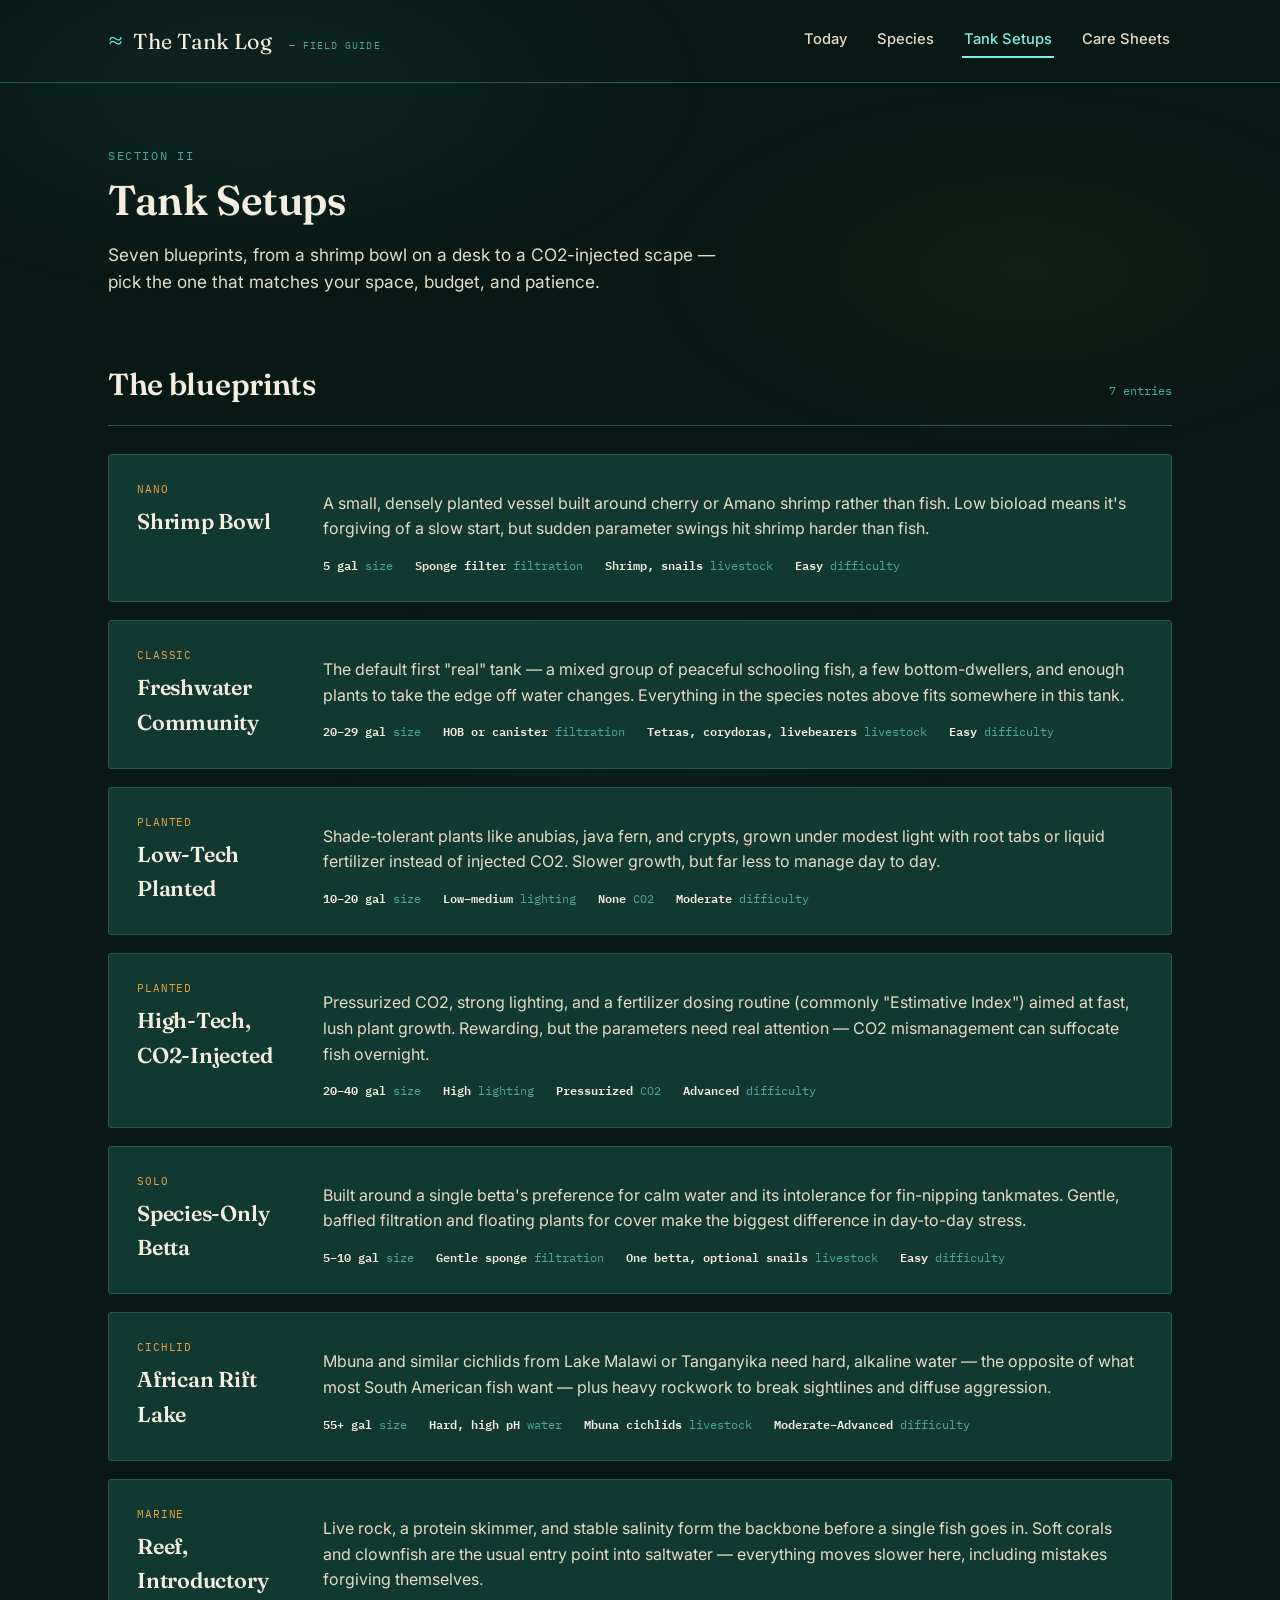
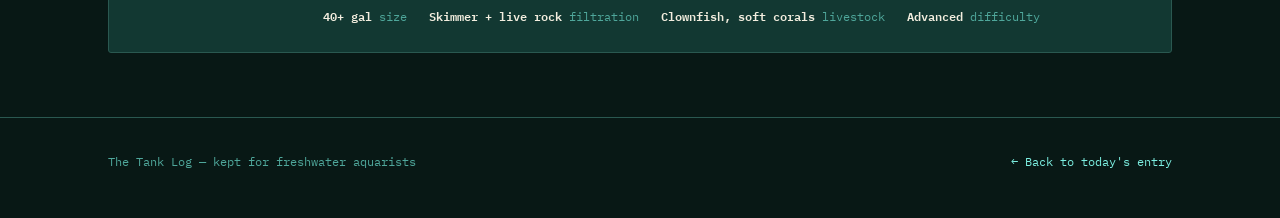
<file: projects/Tank Log/tank-setup.html>
<!doctype html>
<html lang="en">
<head>
<meta charset="utf-8">
<meta name="viewport" content="width=device-width, initial-scale=1">
<title>Tank Setups — The Tank Log</title>
<meta name="description" content="Blueprints for nano shrimp bowls, planted community tanks, CO2-injected scapes, reef tanks, and cichlid setups.">
<link rel="preconnect" href="https://fonts.googleapis.com">
<link rel="preconnect" href="https://fonts.gstatic.com" crossorigin>
<link href="https://fonts.googleapis.com/css2?family=Fraunces:opsz,wght@9..144,400;9..144,600;9..144,700&family=Inter:wght@400;500;600&family=IBM+Plex+Mono:wght@400;500&display=swap" rel="stylesheet">
<link rel="stylesheet" href="style.css">
</head>
<body>

<header class="site">
  <div class="wrap">
    <div class="brand"><span class="mark">&#8776;</span> The Tank Log<small>&nbsp;— field guide</small></div>
    <nav class="primary">
      <a href="index.html">Today</a>
      <a href="species.html">Species</a>
      <a href="tank-setup.html">Tank Setups</a>
      <a href="care-sheets.html">Care Sheets</a>
    </nav>
  </div>
</header>

<main class="wrap">

  <section class="hero" style="padding-bottom:0;">
    <div class="eyebrow">Section II</div>
    <h1 style="font-size:clamp(1.8rem,3.4vw,2.6rem); max-width:22ch;">Tank Setups</h1>
    <p class="lede">Seven blueprints, from a shrimp bowl on a desk to a CO2-injected scape — pick the one that matches your space, budget, and patience.</p>
  </section>

  <div class="section-head">
    <h2>The blueprints</h2>
    <span class="count">7 entries</span>
  </div>

  <div class="setup-list">

    <article class="setup">
      <div><div class="tag">Nano</div><h3>Shrimp Bowl</h3></div>
      <div>
        <p>A small, densely planted vessel built around cherry or Amano shrimp rather than fish. Low bioload means it's forgiving of a slow start, but sudden parameter swings hit shrimp harder than fish.</p>
        <div class="specs">
          <span><b>5 gal</b> size</span>
          <span><b>Sponge filter</b> filtration</span>
          <span><b>Shrimp, snails</b> livestock</span>
          <span><b>Easy</b> difficulty</span>
        </div>
      </div>
    </article>

    <article class="setup">
      <div><div class="tag">Classic</div><h3>Freshwater Community</h3></div>
      <div>
        <p>The default first "real" tank — a mixed group of peaceful schooling fish, a few bottom-dwellers, and enough plants to take the edge off water changes. Everything in the species notes above fits somewhere in this tank.</p>
        <div class="specs">
          <span><b>20–29 gal</b> size</span>
          <span><b>HOB or canister</b> filtration</span>
          <span><b>Tetras, corydoras, livebearers</b> livestock</span>
          <span><b>Easy</b> difficulty</span>
        </div>
      </div>
    </article>

    <article class="setup">
      <div><div class="tag">Planted</div><h3>Low-Tech Planted</h3></div>
      <div>
        <p>Shade-tolerant plants like anubias, java fern, and crypts, grown under modest light with root tabs or liquid fertilizer instead of injected CO2. Slower growth, but far less to manage day to day.</p>
        <div class="specs">
          <span><b>10–20 gal</b> size</span>
          <span><b>Low–medium</b> lighting</span>
          <span><b>None</b> CO2</span>
          <span><b>Moderate</b> difficulty</span>
        </div>
      </div>
    </article>

    <article class="setup">
      <div><div class="tag">Planted</div><h3>High-Tech, CO2-Injected</h3></div>
      <div>
        <p>Pressurized CO2, strong lighting, and a fertilizer dosing routine (commonly "Estimative Index") aimed at fast, lush plant growth. Rewarding, but the parameters need real attention — CO2 mismanagement can suffocate fish overnight.</p>
        <div class="specs">
          <span><b>20–40 gal</b> size</span>
          <span><b>High</b> lighting</span>
          <span><b>Pressurized</b> CO2</span>
          <span><b>Advanced</b> difficulty</span>
        </div>
      </div>
    </article>

    <article class="setup">
      <div><div class="tag">Solo</div><h3>Species-Only Betta</h3></div>
      <div>
        <p>Built around a single betta's preference for calm water and its intolerance for fin-nipping tankmates. Gentle, baffled filtration and floating plants for cover make the biggest difference in day-to-day stress.</p>
        <div class="specs">
          <span><b>5–10 gal</b> size</span>
          <span><b>Gentle sponge</b> filtration</span>
          <span><b>One betta, optional snails</b> livestock</span>
          <span><b>Easy</b> difficulty</span>
        </div>
      </div>
    </article>

    <article class="setup">
      <div><div class="tag">Cichlid</div><h3>African Rift Lake</h3></div>
      <div>
        <p>Mbuna and similar cichlids from Lake Malawi or Tanganyika need hard, alkaline water — the opposite of what most South American fish want — plus heavy rockwork to break sightlines and diffuse aggression.</p>
        <div class="specs">
          <span><b>55+ gal</b> size</span>
          <span><b>Hard, high pH</b> water</span>
          <span><b>Mbuna cichlids</b> livestock</span>
          <span><b>Moderate–Advanced</b> difficulty</span>
        </div>
      </div>
    </article>

    <article class="setup">
      <div><div class="tag">Marine</div><h3>Reef, Introductory</h3></div>
      <div>
        <p>Live rock, a protein skimmer, and stable salinity form the backbone before a single fish goes in. Soft corals and clownfish are the usual entry point into saltwater — everything moves slower here, including mistakes forgiving themselves.</p>
        <div class="specs">
          <span><b>40+ gal</b> size</span>
          <span><b>Skimmer + live rock</b> filtration</span>
          <span><b>Clownfish, soft corals</b> livestock</span>
          <span><b>Advanced</b> difficulty</span>
        </div>
      </div>
    </article>

  </div>

</main>

<footer class="site">
  <div class="wrap" style="display:flex; justify-content:space-between; width:100%; flex-wrap:wrap; gap:10px;">
    <span>The Tank Log — kept for freshwater aquarists</span>
    <span><a href="index.html">&larr; Back to today's entry</a></span>
  </div>
</footer>

<script src="script.js"></script>
</body>
</html>
</file>
<file: projects/Tank Log/style.css>
/* =========================================================
   THE TANK LOG — a field-guide for aquarium keepers
   Design tokens
   ========================================================= */

:root{
  /* Color: dusk-tank palette. Deep teal-black water, a bioluminescent
     cyan glow, warm driftwood amber, coral for warmth/warnings,
     and an aged field-notebook paper for specimen cards. */
  --ink:        #081815;
  --deep:       #0d2622;
  --panel:      #123832;
  --panel-2:    #16443c;
  --line:       #2a5850;
  --cyan:       #7CEFE1;
  --cyan-dim:   #4FA79B;
  --amber:      #E8A33D;
  --coral:      #FF7A63;
  --paper:      #F3EEDF;
  --paper-dim:  #E4DCC5;
  --ink-on-paper: #1B2622;

  --font-display: "Fraunces", "Iowan Old Style", Georgia, serif;
  --font-body: "Inter", -apple-system, BlinkMacSystemFont, sans-serif;
  --font-mono: "IBM Plex Mono", ui-monospace, SFMono-Regular, monospace;

  --container: 1120px;
  --radius: 3px;
}

*, *::before, *::after{ box-sizing: border-box; }

html{ scroll-behavior: smooth; }

body{
  margin:0;
  background: var(--ink);
  color: var(--paper);
  font-family: var(--font-body);
  font-size: 16px;
  line-height: 1.6;
  -webkit-font-smoothing: antialiased;
}

/* subtle caustic light drifting across the deep background */
body::before{
  content:"";
  position: fixed;
  inset: 0;
  pointer-events: none;
  z-index: 0;
  background:
    radial-gradient(ellipse 60% 40% at 20% 10%, rgba(124,239,225,0.06), transparent 60%),
    radial-gradient(ellipse 50% 35% at 80% 30%, rgba(232,163,61,0.05), transparent 60%),
    radial-gradient(ellipse 45% 30% at 50% 80%, rgba(124,239,225,0.04), transparent 60%);
  animation: drift 26s ease-in-out infinite alternate;
}
@keyframes drift{
  0%   { transform: translate(0,0) scale(1); }
  100% { transform: translate(-2%, 3%) scale(1.06); }
}
@media (prefers-reduced-motion: reduce){
  body::before{ animation: none; }
}

a{ color: var(--cyan); text-decoration: none; }
a:hover{ text-decoration: underline; }
a:focus-visible, button:focus-visible{
  outline: 2px solid var(--cyan);
  outline-offset: 3px;
}

h1,h2,h3,h4{
  font-family: var(--font-display);
  font-weight: 600;
  color: var(--paper);
  margin: 0 0 .4em;
  letter-spacing: -0.01em;
}

.eyebrow{
  font-family: var(--font-mono);
  font-size: .72rem;
  letter-spacing: .14em;
  text-transform: uppercase;
  color: var(--cyan-dim);
}

.wrap{
  max-width: var(--container);
  margin: 0 auto;
  padding: 0 28px;
  position: relative;
  z-index: 1;
}

/* ---------- header / nav ---------- */
header.site{
  position: relative;
  z-index: 2;
  padding: 22px 0;
  border-bottom: 1px solid var(--line);
}
header.site .wrap{ display:flex; align-items:center; justify-content:space-between; gap: 20px; }
.brand{
  display:flex; align-items:baseline; gap:10px;
  font-family: var(--font-display);
  font-size: 1.35rem;
  color: var(--paper);
}
.brand .mark{ color: var(--cyan); font-size: 1.1em; }
.brand small{
  font-family: var(--font-mono);
  font-size: .65rem;
  color: var(--cyan-dim);
  letter-spacing: .1em;
  text-transform: uppercase;
}
nav.primary{ display:flex; gap: 26px; }
nav.primary a{
  color: var(--paper-dim);
  font-size: .92rem;
  font-weight: 500;
  padding: 4px 2px;
  border-bottom: 2px solid transparent;
}
nav.primary a:hover, nav.primary a.active{
  color: var(--cyan);
  text-decoration: none;
  border-bottom-color: var(--cyan);
}
.nav-toggle{ display:none; }

/* ---------- waterline divider (signature element) ---------- */
.waterline{
  width: 100%;
  height: 34px;
  display:block;
  color: var(--line);
}
.waterline path{ stroke: currentColor; }

/* ---------- hero ---------- */
.hero{
  padding: 64px 0 40px;
  position: relative;
  z-index: 1;
}
.hero .eyebrow{ margin-bottom: 14px; }
.hero h1{
  font-size: clamp(2.2rem, 4.6vw, 3.6rem);
  max-width: 14ch;
  line-height: 1.04;
}
.hero p.lede{
  max-width: 56ch;
  color: var(--paper-dim);
  font-size: 1.08rem;
  margin: 18px 0 0;
}

/* ---------- daily tip module ---------- */
.tip-of-day{
  margin-top: 40px;
  background: linear-gradient(180deg, var(--panel-2), var(--panel));
  border: 1px solid var(--line);
  border-radius: var(--radius);
  padding: 26px 28px;
  display: grid;
  grid-template-columns: auto 1fr auto;
  gap: 20px;
  align-items: center;
}
.tip-of-day .tip-icon{
  width: 44px; height: 44px;
  flex-shrink: 0;
  color: var(--cyan);
}
.tip-of-day .tip-meta{
  font-family: var(--font-mono);
  font-size: .68rem;
  letter-spacing: .12em;
  text-transform: uppercase;
  color: var(--cyan-dim);
  margin-bottom: 6px;
}
.tip-of-day p.tip-text{
  margin: 0;
  font-family: var(--font-display);
  font-size: 1.18rem;
  line-height: 1.4;
  color: var(--paper);
}
.tip-refresh{
  font-family: var(--font-mono);
  font-size: .72rem;
  color: var(--cyan-dim);
  background: transparent;
  border: 1px solid var(--line);
  border-radius: var(--radius);
  padding: 8px 12px;
  cursor: pointer;
  white-space: nowrap;
  align-self: start;
}
.tip-refresh:hover{ border-color: var(--cyan); color: var(--cyan); }
@media (max-width: 640px){
  .tip-of-day{ grid-template-columns: 1fr; }
  .tip-of-day .tip-icon{ display:none; }
}

/* ---------- section directory cards ---------- */
.directory{
  display:grid;
  grid-template-columns: repeat(3, 1fr);
  gap: 22px;
  margin: 56px 0;
}
@media (max-width: 860px){ .directory{ grid-template-columns: 1fr; } }

.dir-card{
  background: var(--panel);
  border: 1px solid var(--line);
  border-radius: var(--radius);
  padding: 28px 24px;
  display:flex;
  flex-direction: column;
  gap: 14px;
  transition: transform .18s ease, border-color .18s ease;
}
.dir-card:hover{ transform: translateY(-3px); border-color: var(--cyan-dim); }
.dir-card .num{
  font-family: var(--font-mono);
  color: var(--amber);
  font-size: .78rem;
  letter-spacing: .08em;
}
.dir-card h3{ font-size: 1.3rem; margin: 0; }
.dir-card p{ color: var(--paper-dim); margin: 0; font-size: .95rem; }
.dir-card .go{
  margin-top: auto;
  font-family: var(--font-mono);
  font-size: .78rem;
  color: var(--cyan);
}

/* ---------- section heading pattern ---------- */
.section-head{
  margin: 64px 0 28px;
  display:flex;
  align-items: baseline;
  justify-content: space-between;
  gap: 20px;
  border-bottom: 1px solid var(--line);
  padding-bottom: 16px;
}
.section-head h2{ font-size: 1.9rem; margin:0; }
.section-head .count{
  font-family: var(--font-mono);
  font-size: .78rem;
  color: var(--cyan-dim);
}

/* ---------- specimen cards (species page) ---------- */
.specimen-grid{
  display:grid;
  grid-template-columns: repeat(2, 1fr);
  gap: 20px;
  margin-bottom: 64px;
}
@media (max-width: 760px){ .specimen-grid{ grid-template-columns: 1fr; } }

.specimen{
  background: var(--paper);
  color: var(--ink-on-paper);
  border-radius: var(--radius);
  overflow: hidden;
  border: 1px solid var(--paper-dim);
}
.specimen-photo{
  display:block;
  width:100%;
  height: 150px;
  overflow:hidden;
  background: var(--deep);
}
.specimen-photo svg{ width:100%; height:100%; display:block; }

.specimen-top{
  display:flex;
  align-items:center;
  gap: 16px;
  padding: 18px 22px 14px;
  border-bottom: 1px dashed var(--paper-dim);
}
.specimen-top .icon{ width: 46px; height: 46px; flex-shrink:0; color: var(--cyan-dim); }
.specimen-top .catalog{
  font-family: var(--font-mono);
  font-size: .68rem;
  letter-spacing: .1em;
  color: #7a7154;
  text-transform: uppercase;
}
.specimen-top h3{ color: var(--ink-on-paper); font-size: 1.28rem; margin: 2px 0 0; }
.specimen-top .latin{ font-style: italic; color: #6b6650; font-size: .85rem; }

.specimen-body{ padding: 16px 22px 22px; }
.specimen-body p{ margin: 0 0 14px; font-size: .92rem; color: #3a4440; }

.spec-table{
  width: 100%;
  border-collapse: collapse;
  font-family: var(--font-mono);
  font-size: .78rem;
}
.spec-table tr{ border-top: 1px solid var(--paper-dim); }
.spec-table tr:first-child{ border-top: none; }
.spec-table td{ padding: 7px 0; vertical-align: top; }
.spec-table td.k{ color: #7a7154; width: 40%; text-transform: uppercase; letter-spacing: .04em; font-size: .68rem; padding-top: 9px;}
.spec-table td.v{ color: var(--ink-on-paper); font-weight: 500; }

.badge{
  display:inline-block;
  font-family: var(--font-mono);
  font-size: .64rem;
  letter-spacing: .08em;
  text-transform: uppercase;
  padding: 3px 8px;
  border-radius: 2px;
  margin-top: 4px;
}
.badge.easy{ background: #dce9df; color: #2c5c3a; }
.badge.moderate{ background: #f1e3c6; color: #7a5a17; }
.badge.advanced{ background: #f2d9d3; color: #93362a; }

.varieties{
  margin: 16px 0 0;
  padding-top: 14px;
  border-top: 1px dashed var(--paper-dim);
}
.varieties .v-label{
  font-family: var(--font-mono);
  font-size: .66rem;
  letter-spacing: .1em;
  text-transform: uppercase;
  color: #8a7f5c;
  margin-bottom: 10px;
  display:block;
}
.variety-row{
  display:flex;
  gap: 10px;
  margin-bottom: 9px;
  align-items: baseline;
}
.variety-row:last-child{ margin-bottom: 0; }
.variety-row .v-dot{
  width: 6px; height: 6px;
  border-radius: 50%;
  background: var(--cyan-dim);
  flex-shrink: 0;
  transform: translateY(-2px);
}
.variety-row .v-name{
  font-weight: 600;
  color: var(--ink-on-paper);
  font-size: .86rem;
  white-space: nowrap;
}
.variety-row .v-note{
  font-size: .84rem;
  color: #4a544f;
  line-height: 1.45;
}

/* ---------- tank setup guides ---------- */
.setup-list{ display:flex; flex-direction: column; gap: 18px; margin-bottom: 64px; }
.setup{
  background: var(--panel);
  border: 1px solid var(--line);
  border-radius: var(--radius);
  padding: 26px 28px;
  display: grid;
  grid-template-columns: 160px 1fr;
  gap: 26px;
}
@media (max-width: 700px){ .setup{ grid-template-columns: 1fr; } }
.setup .tag{
  font-family: var(--font-mono);
  font-size: .7rem;
  letter-spacing: .08em;
  text-transform: uppercase;
  color: var(--amber);
}
.setup h3{ font-size: 1.35rem; margin: 6px 0 0; }
.setup p{ color: var(--paper-dim); margin: 10px 0 14px; }
.setup .specs{
  display:flex; flex-wrap: wrap; gap: 10px 22px;
  font-family: var(--font-mono);
  font-size: .76rem;
  color: var(--cyan-dim);
}
.setup .specs b{ color: var(--paper); font-weight: 600; }

/* ---------- care sheets ---------- */
.sheet-grid{
  display:grid;
  grid-template-columns: repeat(2, 1fr);
  gap: 20px;
  margin-bottom: 64px;
}
@media (max-width: 760px){ .sheet-grid{ grid-template-columns: 1fr; } }
.sheet{
  background: var(--paper);
  color: var(--ink-on-paper);
  border-radius: var(--radius);
  padding: 24px 24px 26px;
  border: 1px solid var(--paper-dim);
}
.sheet .eyebrow{ color: #8a7f5c; }
.sheet h3{ color: var(--ink-on-paper); margin: 6px 0 14px; font-size: 1.2rem; }
.sheet ol, .sheet ul{ margin: 0; padding-left: 1.2em; color: #3a4440; font-size: .92rem; }
.sheet li{ margin-bottom: 8px; }
.sheet li:last-child{ margin-bottom: 0; }

/* ---------- footer ---------- */
footer.site{
  border-top: 1px solid var(--line);
  margin-top: 40px;
  padding: 34px 0 46px;
  color: var(--cyan-dim);
  font-family: var(--font-mono);
  font-size: .76rem;
  display:flex;
  justify-content: space-between;
  flex-wrap: wrap;
  gap: 10px;
}

@media (max-width: 640px){
  nav.primary{ display:none; }
}
</file>
